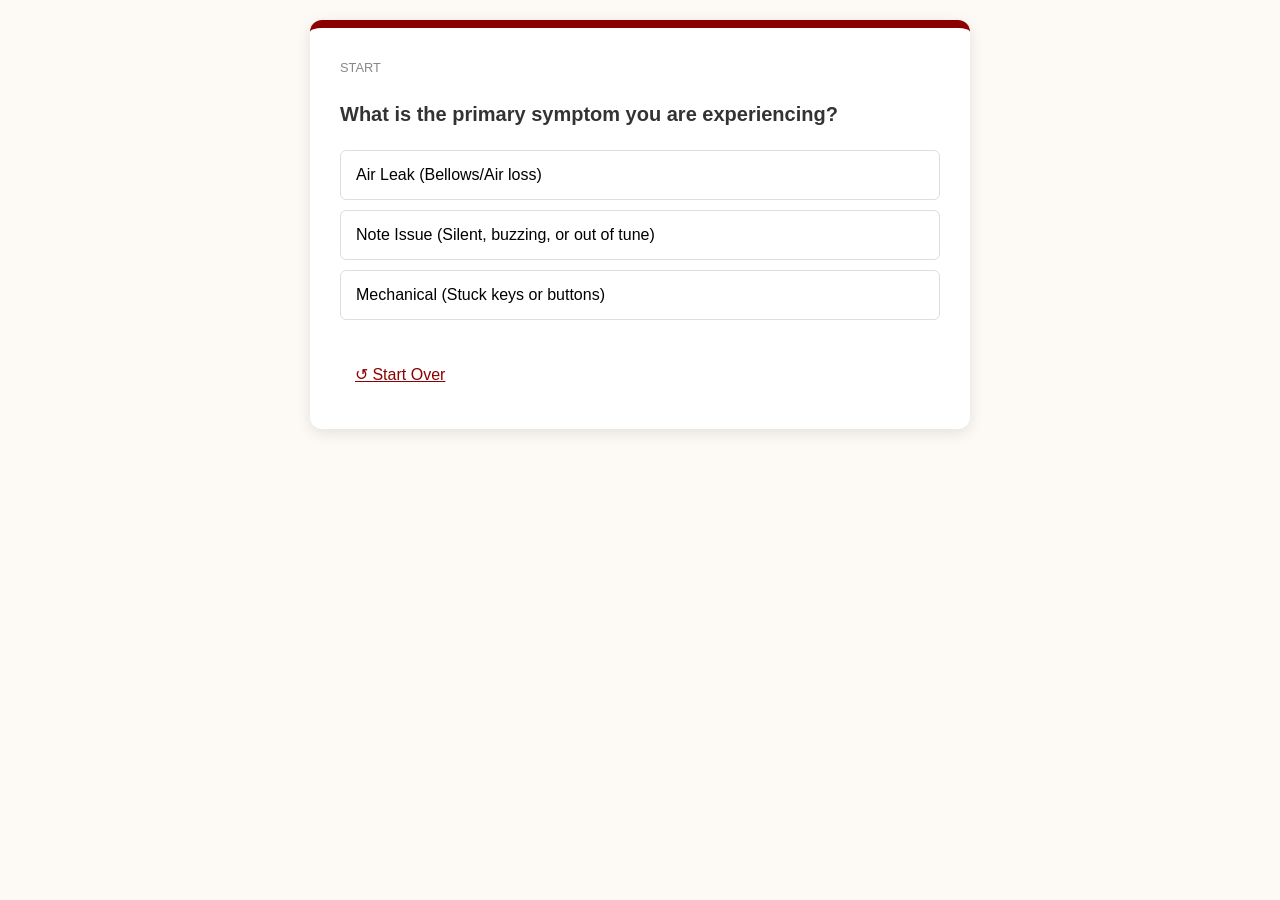
<file: accordiontroubleshooter/index.html>
<!DOCTYPE html>
<html lang="en">
<head>
    <meta charset="UTF-8">
    <meta name="viewport" content="width=device-width, initial-scale=1.0">
    <title>Accordion Troubleshooting Guide</title>
    <style>
        :root {
            --primary: #8b0000; /* Deep Accordion Red */
            --bg: #fdfaf6;
            --text: #333;
            --card-bg: #ffffff;
        }

        body {
            font-family: 'Segoe UI', Tahoma, Geneva, Verdana, sans-serif;
            background-color: var(--bg);
            color: var(--text);
            line-height: 1.6;
            margin: 0;
            padding: 20px;
            display: flex;
            justify-content: center;
        }

        #container {
            max-width: 600px;
            width: 100%;
            background: var(--card-bg);
            padding: 30px;
            border-radius: 12px;
            box-shadow: 0 4px 15px rgba(0,0,0,0.1);
            border-top: 8px solid var(--primary);
        }

        h1 { color: var(--primary); text-align: center; margin-top: 0; }
        .breadcrumb { font-size: 0.8rem; color: #888; margin-bottom: 20px; text-transform: uppercase; }

        .question { font-size: 1.25rem; font-weight: bold; margin-bottom: 20px; }

        .options { display: flex; flex-direction: column; gap: 10px; }

        button {
            padding: 15px;
            font-size: 1rem;
            cursor: pointer;
            border: 1px solid #ddd;
            border-radius: 6px;
            background: white;
            transition: all 0.2s;
            text-align: left;
        }

        button:hover {
            background-color: #fff5f5;
            border-color: var(--primary);
            color: var(--primary);
            transform: translateX(5px);
        }

        .diagnosis {
            background: #f0f7ff;
            border-left: 5px solid #2196F3;
            padding: 20px;
            border-radius: 4px;
        }

        .warning {
            background: #fff0f0;
            border-left: 5px solid #d32f2f;
            padding: 15px;
            font-weight: bold;
            margin-top: 15px;
        }

        .reset-btn {
            margin-top: 30px;
            background: none;
            border: none;
            color: var(--primary);
            text-decoration: underline;
            cursor: pointer;
            width: auto;
            text-align: center;
        }
    </style>
</head>
<body>

<div id="container">
    <div class="breadcrumb" id="breadcrumb">Start</div>
    <div id="display-area">
        </div>
    <button class="reset-btn" onclick="resetFlow()">↺ Start Over</button>
</div>

<script>
    const tree = {
        id: "start",
        question: "What is the primary symptom you are experiencing?",
        options: [
            { text: "Air Leak (Bellows/Air loss)", next: "leak" },
            { text: "Note Issue (Silent, buzzing, or out of tune)", next: "note" },
            { text: "Mechanical (Stuck keys or buttons)", next: "mechanical" }
        ]
    };

    const nodes = {
        leak: {
            question: "Does air leak even when no keys or buttons are pressed?",
            options: [
                { text: "Yes, it hisses constantly", next: "constant_leak" },
                { text: "No, it only leaks when playing", next: "playing_leak" }
            ]
        },
        constant_leak: {
            diagnosis: "Likely a <strong>Bellows Gasket</strong> or <strong>Pallet</strong> issue. Check the foam/leather tape where the bellows meets the wooden case. If the gasket is flat, air escapes before you even hit a note.",
            warning: "George Bachich Tip: Do not use hardware store weatherstripping! It is often too thick and can warp the bellows pins."
        },
        playing_leak: {
            diagnosis: "Likely a <strong>Pallet Facing</strong> issue. One of the felt/leather pads under the keys isn't seating flat against the soundboard holes. Look for debris or a bent key rod."
        },
        note: {
            question: "Does the problem happen on the PUSH, the PULL, or BOTH?",
            options: [
                { text: "Push Only", next: "push_pull_logic" },
                { text: "Pull Only", next: "push_pull_logic" },
                { text: "Both directions", next: "both_directions" }
            ]
        },
        push_pull_logic: {
            diagnosis: "This is a <strong>Reed Valve (Leather)</strong> or <strong>Debris</strong> issue. Since it's only one direction, only one of the two reeds in that set is vibrating. A 'buzzing' sound usually means the leather valve is curling.",
            warning: "Use the 'Gravity Test': If the leather hangs open more than 1/16th of an inch, it needs to be flattened or replaced."
        },
        both_directions: {
            diagnosis: "If the note is silent in both directions, a piece of dust is likely jammed in the reed tongue. If it's out of tune, the reed itself may be fatigued or the beeswax seal is cracked."
        },
        mechanical: {
            question: "Where is the mechanical stickiness located?",
            options: [
                { text: "Piano Keyboard / Treble Side", next: "treble_stick" },
                { text: "Bass Buttons", next: "bass_stick" }
            ]
        },
        treble_stick: {
            diagnosis: "Check for <strong>rod friction</strong>. Often, a slight bend in the aluminum key rod or a sticky guide slot is the culprit. Clean with naphtha; NEVER use oil.",
        },
        bass_stick: {
            diagnosis: "The Bass Machine is complex. Usually, a button is caught on the edge of the celluloid or a piston is bent.",
            warning: "CRITICAL: Do not force the button down. You will bend the delicate brass pins inside, turning a simple fix into a total overhaul."
        }
    };

    let history = ["Start"];

    function renderNode(nodeId) {
        const display = document.getElementById('display-area');
        const breadcrumb = document.getElementById('breadcrumb');
        const node = nodes[nodeId] || tree;
        
        breadcrumb.innerText = history.join(" > ");
        
        let html = '';
        if (node.question) {
            html += `<div class="question">${node.question}</div>`;
            html += `<div class="options">`;
            node.options.forEach(opt => {
                html += `<button onclick="selectOption('${opt.next}', '${opt.text}')">${opt.text}</button>`;
            });
            html += `</div>`;
        } else if (node.diagnosis) {
            html += `<div class="diagnosis"><h3>The Diagnosis:</h3><p>${node.diagnosis}</p></div>`;
            if (node.warning) {
                html += `<div class="warning">${node.warning}</div>`;
            }
        }
        
        display.innerHTML = html;
    }

    function selectOption(nextId, text) {
        history.push(text);
        renderNode(nextId);
    }

    function resetFlow() {
        history = ["Start"];
        renderNode("start");
    }

    // Initial Load
    renderNode("start");
</script>

</body>
</html>
</file>
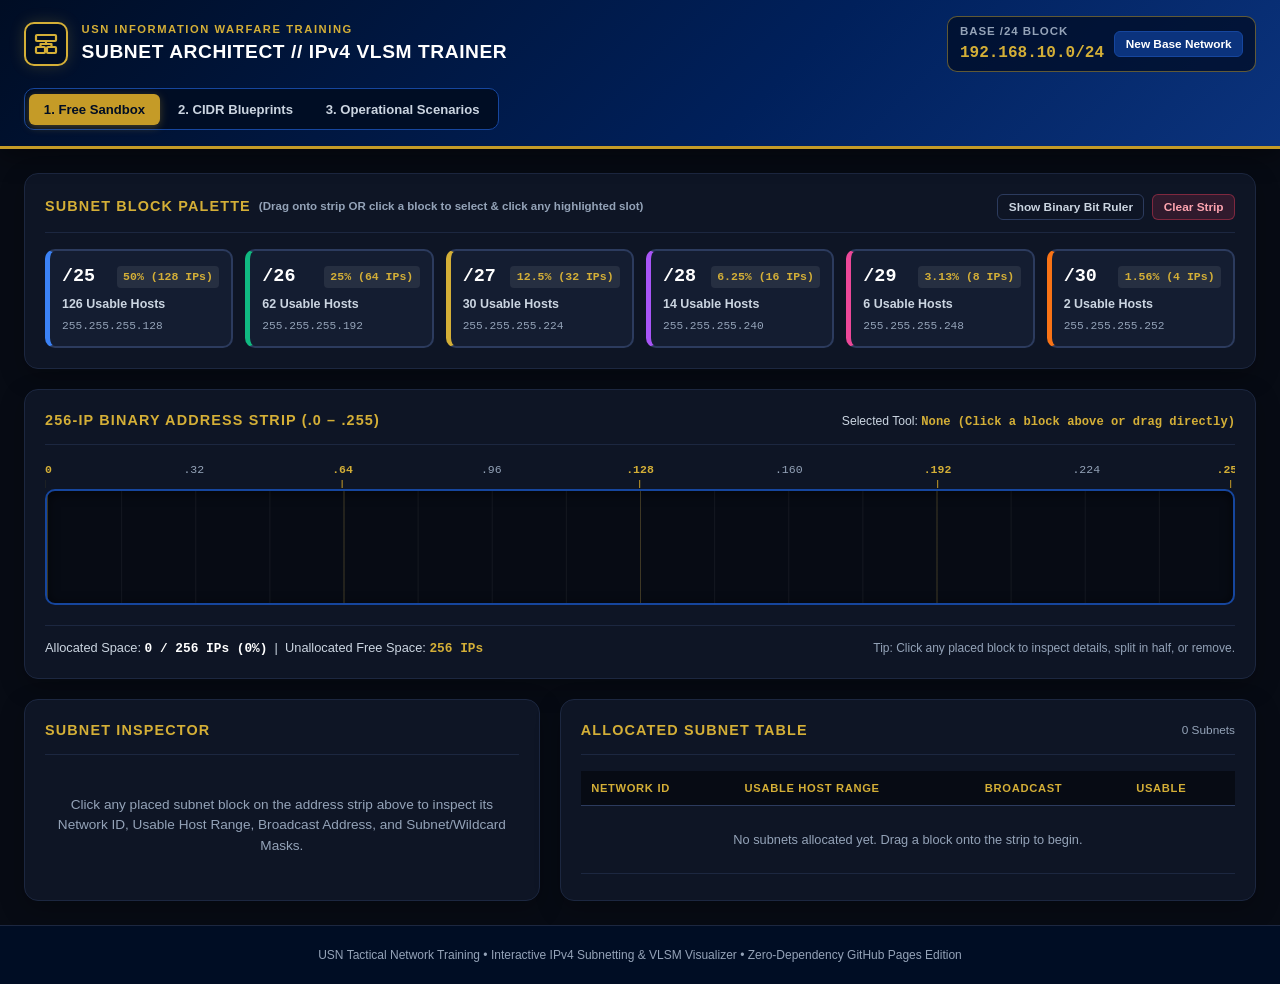
<file: IWTC_Subnets/index.html>
<!DOCTYPE html>
<html lang="en">
<head>
  <meta charset="UTF-8" />
  <meta name="viewport" content="width=device-width, initial-scale=1.0" />
  <title>SUBNET ARCHITECT // IPv4 VLSM Tactical Trainer</title>
  <style>
    /* =========================================================================
       US NAVY TACTICAL DESIGN TOKENS & ZERO-DEPENDENCY STYLING
       ========================================================================= */
    :root {
      --navy-950: #000d24;
      --navy-900: #00205B; /* Official US Navy Blue */
      --navy-850: #062766;
      --navy-800: #0B337D;
      --navy-700: #16469E;
      --gold-600: #9E7714;
      --gold-500: #C59B27; /* Official US Navy Gold */
      --gold-400: #D4AF37; /* Metallic Gold */
      --gold-300: #E6C75A;
      --slate-950: #070B14;
      --slate-900: #0E1525;
      --slate-850: #141D31;
      --slate-800: #1C2740;
      --slate-700: #2C3B5E;
      --slate-400: #94A3B8;
      --slate-300: #CBD5E1;
      --slate-100: #F1F5F9;
      --emerald-500: #10B981;
      --emerald-400: #34D399;
      --rose-500: #F43F5E;
      --amber-500: #F59E0B;
      --radius-lg: 14px;
      --radius-md: 10px;
      --radius-sm: 6px;
      --font-sans: -apple-system, BlinkMacSystemFont, "Segoe UI", Roboto, Helvetica, Arial, sans-serif;
      --font-mono: ui-monospace, SFMono-Regular, Menlo, Monaco, Consolas, "Liberation Mono", "Courier New", monospace;
    }

    * {
      box-sizing: border-box;
      margin: 0;
      padding: 0;
    }

    body {
      font-family: var(--font-sans);
      background-color: var(--slate-950);
      color: var(--slate-100);
      min-height: 100vh;
      display: flex;
      flex-direction: column;
      line-height: 1.5;
      -webkit-font-smoothing: antialiased;
    }

    /* =========================================================================
       TOP COMMAND HEADER
       ========================================================================= */
    header {
      background: linear-gradient(135deg, var(--navy-950) 0%, var(--navy-900) 60%, var(--navy-800) 100%);
      border-bottom: 3px solid var(--gold-500);
      padding: 1rem 1.5rem;
      box-shadow: 0 6px 24px rgba(0, 0, 0, 0.45);
      position: sticky;
      top: 0;
      z-index: 40;
    }

    .header-inner {
      max-width: 1320px;
      margin: 0 auto;
      display: flex;
      flex-wrap: wrap;
      align-items: center;
      justify-content: space-between;
      gap: 1rem;
    }

    .brand {
      display: flex;
      align-items: center;
      gap: 0.85rem;
    }

    .emblem {
      width: 44px;
      height: 44px;
      border-radius: 10px;
      background: var(--navy-950);
      border: 2px solid var(--gold-400);
      display: flex;
      align-items: center;
      justify-content: center;
      color: var(--gold-400);
      flex-shrink: 0;
      box-shadow: 0 0 15px rgba(212, 175, 55, 0.2);
    }

    .brand-tag {
      font-size: 0.7rem;
      font-weight: 800;
      letter-spacing: 0.14em;
      text-transform: uppercase;
      color: var(--gold-400);
    }

    .brand-title {
      font-size: 1.2rem;
      font-weight: 800;
      letter-spacing: 0.03em;
      color: #ffffff;
    }

    /* Base Network Pill */
    .base-net-controls {
      display: flex;
      align-items: center;
      gap: 0.65rem;
      background: rgba(0, 13, 36, 0.75);
      border: 1px solid rgba(212, 175, 55, 0.45);
      padding: 0.4rem 0.75rem;
      border-radius: var(--radius-md);
    }

    .base-net-label {
      font-size: 0.72rem;
      text-transform: uppercase;
      letter-spacing: 0.08em;
      color: var(--slate-400);
      font-weight: 700;
    }

    .base-net-value {
      font-family: var(--font-mono);
      font-size: 1rem;
      font-weight: 700;
      color: var(--gold-400);
    }

    /* Mode Switcher Tabs */
    .mode-tabs {
      display: flex;
      background: var(--navy-950);
      padding: 0.28rem;
      border-radius: var(--radius-md);
      border: 1px solid var(--navy-700);
      gap: 0.25rem;
      flex-wrap: wrap;
    }

    .mode-tab {
      background: transparent;
      border: none;
      color: var(--slate-300);
      font-family: var(--font-sans);
      font-size: 0.82rem;
      font-weight: 700;
      padding: 0.5rem 0.9rem;
      border-radius: var(--radius-sm);
      cursor: pointer;
      transition: all 0.18s ease;
    }

    .mode-tab:hover {
      color: #fff;
      background: rgba(255, 255, 255, 0.06);
    }

    .mode-tab.active {
      background: var(--gold-500);
      color: var(--navy-950);
      box-shadow: 0 2px 8px rgba(197, 155, 39, 0.35);
    }

    /* =========================================================================
       BUTTONS & GENERIC UTILITIES
       ========================================================================= */
    .btn {
      font-family: var(--font-sans);
      font-size: 0.8rem;
      font-weight: 700;
      padding: 0.5rem 0.9rem;
      border-radius: var(--radius-sm);
      border: 1px solid transparent;
      cursor: pointer;
      display: inline-flex;
      align-items: center;
      justify-content: center;
      gap: 0.4rem;
      transition: all 0.15s ease;
      user-select: none;
    }

    .btn:active {
      transform: scale(0.97);
    }

    .btn-gold {
      background: var(--gold-500);
      color: var(--navy-950);
      border-color: var(--gold-400);
    }

    .btn-gold:hover {
      background: var(--gold-400);
    }

    .btn-navy {
      background: var(--navy-800);
      color: #fff;
      border-color: var(--navy-700);
    }

    .btn-navy:hover {
      background: var(--navy-700);
    }

    .btn-outline {
      background: transparent;
      color: var(--slate-300);
      border-color: var(--slate-700);
    }

    .btn-outline:hover {
      border-color: var(--gold-400);
      color: var(--gold-400);
    }

    .btn-danger {
      background: rgba(244, 63, 94, 0.15);
      color: #FDA4AF;
      border-color: rgba(244, 63, 94, 0.4);
    }

    .btn-danger:hover {
      background: rgba(244, 63, 94, 0.28);
      color: #fff;
    }

    .btn-sm {
      padding: 0.32rem 0.65rem;
      font-size: 0.74rem;
    }

    /* =========================================================================
       MAIN WORKSPACE CONTAINER
       ========================================================================= */
    main {
      max-width: 1320px;
      width: 100%;
      margin: 0 auto;
      padding: 1.5rem;
      flex: 1;
      display: flex;
      flex-direction: column;
      gap: 1.25rem;
    }

    .panel {
      background: var(--slate-900);
      border: 1px solid var(--slate-800);
      border-radius: var(--radius-lg);
      padding: 1.25rem;
      box-shadow: 0 8px 24px rgba(0, 0, 0, 0.25);
    }

    .panel-header {
      display: flex;
      flex-wrap: wrap;
      align-items: center;
      justify-content: space-between;
      gap: 0.75rem;
      margin-bottom: 1rem;
      padding-bottom: 0.75rem;
      border-bottom: 1px solid var(--slate-800);
    }

    .panel-title {
      font-size: 0.9rem;
      font-weight: 800;
      text-transform: uppercase;
      letter-spacing: 0.08em;
      color: var(--gold-400);
      display: flex;
      align-items: center;
      gap: 0.5rem;
    }

    /* =========================================================================
       MISSION BRIEFING / CHALLENGE CARD (MODES 2 & 3)
       ========================================================================= */
    .mission-panel {
      background: linear-gradient(180deg, rgba(0, 32, 91, 0.45) 0%, var(--slate-900) 100%);
      border: 1px solid rgba(197, 155, 39, 0.45);
    }

    .mission-controls {
      display: flex;
      align-items: center;
      gap: 0.5rem;
      flex-wrap: wrap;
    }

    select.tactical-select {
      background: var(--navy-950);
      color: var(--slate-100);
      border: 1px solid var(--navy-700);
      padding: 0.42rem 0.7rem;
      border-radius: var(--radius-sm);
      font-size: 0.8rem;
      font-weight: 600;
      cursor: pointer;
    }

    .mission-grid {
      display: grid;
      grid-template-columns: 1.4fr 1fr;
      gap: 1.25rem;
      align-items: start;
    }

    @media (max-width: 900px) {
      .mission-grid {
        grid-template-columns: 1fr;
      }
    }

    .mission-brief-text {
      font-size: 0.92rem;
      color: var(--slate-300);
      margin-bottom: 0.85rem;
    }

    .req-list {
      display: flex;
      flex-direction: column;
      gap: 0.5rem;
    }

    .req-item {
      display: flex;
      align-items: center;
      justify-content: space-between;
      gap: 0.75rem;
      background: var(--slate-850);
      border: 1px solid var(--slate-700);
      padding: 0.6rem 0.85rem;
      border-radius: var(--radius-sm);
      font-size: 0.85rem;
    }

    .req-item.satisfied {
      border-color: rgba(16, 185, 129, 0.55);
      background: rgba(16, 185, 129, 0.08);
    }

    .req-badge {
      font-family: var(--font-mono);
      font-size: 0.75rem;
      font-weight: 700;
      padding: 0.2rem 0.5rem;
      border-radius: 4px;
      background: var(--navy-900);
      color: var(--gold-400);
      border: 1px solid var(--navy-700);
    }

    .req-item.satisfied .req-badge {
      background: rgba(16, 185, 129, 0.2);
      color: var(--emerald-400);
      border-color: rgba(16, 185, 129, 0.4);
    }

    /* Verification Feedback Banner */
    .feedback-box {
      background: var(--slate-950);
      border: 1px solid var(--slate-700);
      border-radius: var(--radius-md);
      padding: 1rem;
      display: flex;
      flex-direction: column;
      gap: 0.6rem;
    }

    .feedback-box.success {
      border-color: var(--emerald-500);
      background: rgba(16, 185, 129, 0.08);
    }

    .feedback-box.error {
      border-color: var(--rose-500);
      background: rgba(244, 63, 94, 0.08);
    }

    .feedback-box.warn {
      border-color: var(--amber-500);
      background: rgba(245, 158, 11, 0.08);
    }

    /* =========================================================================
       SUBNET BLOCK PALETTE
       ========================================================================= */
    .palette-grid {
      display: grid;
      grid-template-columns: repeat(6, 1fr);
      gap: 0.75rem;
    }

    @media (max-width: 1024px) {
      .palette-grid {
        grid-template-columns: repeat(3, 1fr);
      }
    }

    @media (max-width: 560px) {
      .palette-grid {
        grid-template-columns: repeat(2, 1fr);
      }
    }

    .palette-block {
      background: var(--slate-850);
      border: 2px solid var(--slate-700);
      border-radius: var(--radius-md);
      padding: 0.75rem;
      cursor: grab;
      transition: all 0.16s ease;
      position: relative;
      user-select: none;
      display: flex;
      flex-direction: column;
      gap: 0.25rem;
    }

    .palette-block:hover {
      transform: translateY(-2px);
      border-color: var(--gold-400);
      box-shadow: 0 6px 16px rgba(0, 0, 0, 0.35);
    }

    .palette-block.selected-tool {
      border-color: var(--gold-400);
      background: rgba(212, 175, 55, 0.14);
      box-shadow: 0 0 0 2px rgba(212, 175, 55, 0.35);
    }

    .palette-block:active {
      cursor: grabbing;
    }

    .pb-top {
      display: flex;
      align-items: center;
      justify-content: space-between;
    }

    .pb-cidr {
      font-family: var(--font-mono);
      font-size: 1.15rem;
      font-weight: 800;
      color: #fff;
    }

    .pb-pct {
      font-family: var(--font-mono);
      font-size: 0.72rem;
      font-weight: 700;
      padding: 0.15rem 0.4rem;
      border-radius: 4px;
      background: rgba(255, 255, 255, 0.08);
      color: var(--gold-400);
    }

    .pb-hosts {
      font-size: 0.78rem;
      color: var(--slate-300);
      font-weight: 600;
    }

    .pb-mask {
      font-family: var(--font-mono);
      font-size: 0.7rem;
      color: var(--slate-400);
    }

    /* Color coding accents per CIDR prefix */
    .cidr-accent-25 { border-left: 5px solid #3B82F6; }
    .cidr-accent-26 { border-left: 5px solid #10B981; }
    .cidr-accent-27 { border-left: 5px solid #D4AF37; }
    .cidr-accent-28 { border-left: 5px solid #A855F7; }
    .cidr-accent-29 { border-left: 5px solid #EC4899; }
    .cidr-accent-30 { border-left: 5px solid #F97316; }

    /* =========================================================================
       BINARY BIT RULER (TOGGLEABLE)
       ========================================================================= */
    .bit-ruler-wrap {
      background: var(--slate-950);
      border: 1px solid var(--slate-800);
      border-radius: var(--radius-md);
      padding: 0.85rem 1rem;
      margin-bottom: 1rem;
      display: none;
    }

    .bit-ruler-wrap.visible {
      display: block;
    }

    .bit-ruler-header {
      display: flex;
      justify-content: space-between;
      align-items: center;
      flex-wrap: wrap;
      gap: 0.5rem;
      margin-bottom: 0.65rem;
      font-size: 0.78rem;
      color: var(--slate-300);
    }

    .bit-cells {
      display: grid;
      grid-template-columns: repeat(8, 1fr);
      gap: 0.35rem;
    }

    .bit-cell {
      background: var(--slate-900);
      border: 1px solid var(--slate-700);
      border-radius: var(--radius-sm);
      padding: 0.45rem 0.25rem;
      text-align: center;
      transition: all 0.2s ease;
    }

    .bit-cell.borrowed {
      background: rgba(212, 175, 55, 0.16);
      border-color: var(--gold-500);
    }

    .bit-weight {
      font-family: var(--font-mono);
      font-size: 0.95rem;
      font-weight: 800;
      color: var(--gold-400);
    }

    .bit-cidr-tag {
      font-family: var(--font-mono);
      font-size: 0.7rem;
      color: var(--slate-300);
      margin-top: 0.15rem;
    }

    .bit-role {
      font-size: 0.65rem;
      text-transform: uppercase;
      letter-spacing: 0.05em;
      color: var(--slate-400);
      margin-top: 0.1rem;
    }

    /* =========================================================================
       1D BINARY ADDRESS STRIP (256-IP PROPORTIONAL MEMORY BAR)
       ========================================================================= */
    .strip-wrapper {
      overflow-x: auto;
      padding-bottom: 0.5rem;
    }

    .strip-canvas-container {
      min-width: 760px;
      position: relative;
    }

    /* Top Boundary Tick Ruler (.0, .32, .64, .96, .128, .160, .192, .224, .255) */
    .strip-ticks {
      position: relative;
      height: 24px;
      margin-bottom: 4px;
      font-family: var(--font-mono);
      font-size: 0.72rem;
      color: var(--slate-400);
    }

    .tick-mark {
      position: absolute;
      transform: translateX(-50%);
      display: flex;
      flex-direction: column;
      align-items: center;
    }

    .tick-mark::after {
      content: "";
      width: 1px;
      height: 6px;
      background: var(--slate-600);
      margin-top: 2px;
    }

    .tick-mark.major {
      color: var(--gold-400);
      font-weight: 700;
    }

    .tick-mark.major::after {
      background: var(--gold-500);
      height: 8px;
    }

    /* The 256-unit Address Bar */
    .address-strip {
      position: relative;
      height: 116px;
      background: var(--slate-950);
      border: 2px solid var(--navy-700);
      border-radius: var(--radius-md);
      overflow: hidden;
      box-shadow: inset 0 2px 12px rgba(0, 0, 0, 0.6);
    }

    /* Background 64-unit / 16-unit subtle grid lines */
    .strip-grid-overlay {
      position: absolute;
      inset: 0;
      pointer-events: none;
      background-image:
        linear-gradient(to right, rgba(212, 175, 55, 0.22) 1px, transparent 1px),
        linear-gradient(to right, rgba(255, 255, 255, 0.05) 1px, transparent 1px);
      background-size: 25% 100%, 6.25% 100%;
    }

    /* Valid Aligned Snap Zone Indicators when dragging or tool-selected */
    .snap-zones-layer {
      position: absolute;
      inset: 0;
      pointer-events: none;
      z-index: 5;
    }

    .snap-zone {
      position: absolute;
      top: 4px;
      bottom: 4px;
      border: 2px dashed rgba(212, 175, 55, 0.55);
      background: rgba(212, 175, 55, 0.08);
      border-radius: 6px;
      display: flex;
      align-items: center;
      justify-content: center;
      font-family: var(--font-mono);
      font-size: 0.72rem;
      font-weight: 700;
      color: var(--gold-300);
      transition: all 0.12s ease;
    }

    .snap-zone.occupied {
      border-color: rgba(148, 163, 184, 0.2);
      background: transparent;
      color: transparent;
    }

    .snap-zone.hovered-valid {
      background: rgba(16, 185, 129, 0.28);
      border: 2px solid var(--emerald-400);
      color: #fff;
      z-index: 8;
    }

    .snap-zone.hovered-invalid {
      background: rgba(244, 63, 94, 0.28);
      border: 2px solid var(--rose-500);
      color: #FDA4AF;
      z-index: 8;
    }

    /* Placed Subnet Blocks on the Strip */
    .placed-blocks-layer {
      position: absolute;
      inset: 0;
      z-index: 10;
    }

    .placed-block {
      position: absolute;
      top: 6px;
      bottom: 6px;
      border-radius: 8px;
      padding: 0.45rem 0.5rem;
      display: flex;
      flex-direction: column;
      justify-content: space-between;
      cursor: pointer;
      transition: transform 0.14s ease, box-shadow 0.14s ease;
      overflow: hidden;
      border: 2px solid rgba(255, 255, 255, 0.25);
      box-shadow: 0 4px 12px rgba(0, 0, 0, 0.4);
    }

    .placed-block:hover {
      transform: translateY(-2px);
      z-index: 15;
      border-color: #fff;
    }

    .placed-block.inspected {
      border-color: var(--gold-400);
      box-shadow: 0 0 0 3px rgba(212, 175, 55, 0.45), 0 6px 16px rgba(0, 0, 0, 0.55);
      z-index: 16;
    }

    .pb-fill-25 { background: linear-gradient(180deg, #1E40AF 0%, #172554 100%); }
    .pb-fill-26 { background: linear-gradient(180deg, #047857 0%, #064E3B 100%); }
    .pb-fill-27 { background: linear-gradient(180deg, #9E7714 0%, #5C4308 100%); }
    .pb-fill-28 { background: linear-gradient(180deg, #6D28D9 0%, #3B0764 100%); }
    .pb-fill-29 { background: linear-gradient(180deg, #BE185D 0%, #500724 100%); }
    .pb-fill-30 { background: linear-gradient(180deg, #C2410C 0%, #431407 100%); }

    .placed-block-cidr {
      font-family: var(--font-mono);
      font-weight: 800;
      font-size: 0.95rem;
      color: #fff;
      line-height: 1.1;
    }

    .placed-block-range {
      font-family: var(--font-mono);
      font-size: 0.68rem;
      color: rgba(255, 255, 255, 0.85);
      white-space: nowrap;
      overflow: hidden;
      text-overflow: ellipsis;
    }

    .placed-block-hosts {
      font-size: 0.68rem;
      font-weight: 700;
      color: var(--gold-300);
      white-space: nowrap;
    }

    /* Strip Utilization Footer Bar */
    .strip-stats-bar {
      display: flex;
      flex-wrap: wrap;
      align-items: center;
      justify-content: space-between;
      gap: 0.75rem;
      margin-top: 0.75rem;
      padding-top: 0.75rem;
      border-top: 1px solid var(--slate-800);
      font-size: 0.8rem;
      color: var(--slate-300);
    }

    /* =========================================================================
       SUBNET INSPECTOR & TABLE BREAKDOWN
       ========================================================================= */
    .bottom-grid {
      display: grid;
      grid-template-columns: 1fr 1.35fr;
      gap: 1.25rem;
    }

    @media (max-width: 960px) {
      .bottom-grid {
        grid-template-columns: 1fr;
      }
    }

    .inspector-grid {
      display: grid;
      grid-template-columns: repeat(2, 1fr);
      gap: 0.65rem;
    }

    .insp-field {
      background: var(--slate-950);
      border: 1px solid var(--slate-800);
      padding: 0.6rem 0.75rem;
      border-radius: var(--radius-sm);
    }

    .insp-label {
      font-size: 0.68rem;
      font-weight: 700;
      text-transform: uppercase;
      letter-spacing: 0.06em;
      color: var(--slate-400);
    }

    .insp-val {
      font-family: var(--font-mono);
      font-size: 0.88rem;
      font-weight: 700;
      color: #fff;
      margin-top: 0.15rem;
    }

    .insp-val.gold {
      color: var(--gold-400);
    }

    /* Routing / Allocation Table */
    .alloc-table-wrap {
      overflow-x: auto;
    }

    table.alloc-table {
      width: 100%;
      border-collapse: collapse;
      font-size: 0.8rem;
    }

    table.alloc-table th {
      text-align: left;
      padding: 0.55rem 0.65rem;
      background: var(--slate-950);
      color: var(--gold-400);
      font-size: 0.7rem;
      text-transform: uppercase;
      letter-spacing: 0.06em;
      border-bottom: 1px solid var(--slate-700);
    }

    table.alloc-table td {
      padding: 0.55rem 0.65rem;
      border-bottom: 1px solid var(--slate-800);
      font-family: var(--font-mono);
      color: var(--slate-200);
    }

    table.alloc-table tr {
      cursor: pointer;
      transition: background 0.12s ease;
    }

    table.alloc-table tbody tr:hover {
      background: rgba(255, 255, 255, 0.04);
    }

    table.alloc-table tbody tr.active-row {
      background: rgba(212, 175, 55, 0.12);
    }

    /* =========================================================================
       EDUCATIONAL TOAST / ALIGNMENT ALERT BANNER
       ========================================================================= */
    .edu-alert {
      position: fixed;
      bottom: 1.25rem;
      right: 1.25rem;
      max-width: 440px;
      background: var(--navy-950);
      border: 2px solid var(--gold-500);
      border-left-width: 6px;
      color: #fff;
      padding: 0.9rem 1.1rem;
      border-radius: var(--radius-md);
      box-shadow: 0 12px 32px rgba(0, 0, 0, 0.65);
      z-index: 60;
      display: none;
      animation: slideUp 0.22s ease;
    }

    .edu-alert.error-alert {
      border-color: var(--rose-500);
    }

    .edu-alert.visible {
      display: block;
    }

    .edu-alert-title {
      font-size: 0.78rem;
      font-weight: 800;
      text-transform: uppercase;
      letter-spacing: 0.08em;
      color: var(--gold-400);
      margin-bottom: 0.25rem;
    }

    .edu-alert.error-alert .edu-alert-title {
      color: #FDA4AF;
    }

    .edu-alert-body {
      font-size: 0.84rem;
      color: var(--slate-200);
      line-height: 1.45;
    }

    @keyframes slideUp {
      from { transform: translateY(14px); opacity: 0; }
      to { transform: translateY(0); opacity: 1; }
    }

    footer {
      text-align: center;
      padding: 1.25rem;
      font-size: 0.75rem;
      color: var(--slate-400);
      border-top: 1px solid var(--slate-800);
      background: var(--navy-950);
    }
  </style>
</head>
<body>

  <!-- ======================================================================= -->
  <!-- TOP NAVIGATION & COMMAND HEADER                                         -->
  <!-- ======================================================================= -->
  <header>
    <div class="header-inner">
      <div class="brand">
        <div class="emblem" aria-hidden="true">
          <svg width="24" height="24" viewBox="0 0 24 24" fill="none" stroke="currentColor" stroke-width="2.2" stroke-linecap="round" stroke-linejoin="round">
            <rect x="2" y="3" width="20" height="6" rx="1"></rect>
            <rect x="2" y="15" width="9" height="6" rx="1"></rect>
            <rect x="13" y="15" width="9" height="6" rx="1"></rect>
            <line x1="12" y1="9" x2="12" y2="12"></line>
            <path d="M6.5 15v-3h11v3"></path>
          </svg>
        </div>
        <div>
          <div class="brand-tag">USN Information Warfare Training</div>
          <div class="brand-title">SUBNET ARCHITECT // IPv4 VLSM TRAINER</div>
        </div>
      </div>

      <!-- Base /24 Network Selector -->
      <div class="base-net-controls">
        <div>
          <div class="base-net-label">Base /24 Block</div>
          <div class="base-net-value" id="base-network-display">192.168.10.0/24</div>
        </div>
        <button class="btn btn-navy btn-sm" onclick="app.randomizeBaseNetwork()" title="Generate a new /24 base network">
          New Base Network
        </button>
      </div>

      <!-- Training Mode Switcher -->
      <nav class="mode-tabs" role="tablist" aria-label="Training Modes">
        <button class="mode-tab active" id="tab-sandbox" onclick="app.setMode('sandbox')">1. Free Sandbox</button>
        <button class="mode-tab" id="tab-blueprints" onclick="app.setMode('blueprints')">2. CIDR Blueprints</button>
        <button class="mode-tab" id="tab-scenarios" onclick="app.setMode('scenarios')">3. Operational Scenarios</button>
      </nav>
    </div>
  </header>

  <!-- ======================================================================= -->
  <!-- MAIN WORKSPACE                                                          -->
  <!-- ======================================================================= -->
  <main>

    <!-- MISSION BRIEFING PANEL (Visible in CIDR Blueprints & Operational Scenarios) -->
    <section class="panel mission-panel" id="mission-panel" style="display: none;">
      <div class="panel-header">
        <div class="panel-title">
          <span id="mission-mode-badge">MISSION BRIEFING</span>
        </div>
        <div class="mission-controls">
          <label for="difficulty-select" style="font-size: 0.75rem; font-weight: 700; color: var(--slate-300);">Difficulty:</label>
          <select id="difficulty-select" class="tactical-select" onchange="app.generateNewChallenge()">
            <option value="easy">Easy (2–3 Subnets)</option>
            <option value="medium" selected>Medium (3–4 Subnets)</option>
            <option value="hard">Hard (4–6 Mixed VLSM)</option>
          </select>
          <button class="btn btn-outline btn-sm" onclick="app.generateNewChallenge()">New Mission</button>
          <button class="btn btn-gold btn-sm" onclick="app.verifyChallenge()">Verify Allocation</button>
        </div>
      </div>

      <div class="mission-grid">
        <div>
          <p class="mission-brief-text" id="mission-brief-text">
            Allocate the requested subnet blocks onto the 256-IP address strip below.
          </p>
          <div class="req-list" id="mission-req-list">
            <!-- Populated dynamically -->
          </div>
        </div>

        <div class="feedback-box" id="mission-feedback-box">
          <div style="font-size: 0.78rem; font-weight: 800; text-transform: uppercase; letter-spacing: 0.06em; color: var(--gold-400);" id="feedback-title">
            Allocation Readiness Status
          </div>
          <div style="font-size: 0.84rem; color: var(--slate-300);" id="feedback-body">
            Drag subnet blocks from the palette onto valid aligned slots on the address bar, then click <strong>Verify Allocation</strong> to grade your layout.
          </div>
        </div>
      </div>
    </section>

    <!-- SUBNET BLOCK PALETTE -->
    <section class="panel">
      <div class="panel-header">
        <div class="panel-title">
          <span>Subnet Block Palette</span>
          <span style="font-size: 0.72rem; font-weight: 600; text-transform: none; letter-spacing: normal; color: var(--slate-400);">
            (Drag onto strip OR click a block to select &amp; click any highlighted slot)
          </span>
        </div>
        <div style="display: flex; gap: 0.5rem; flex-wrap: wrap;">
          <button class="btn btn-outline btn-sm" id="btn-toggle-ruler" onclick="app.toggleBitRuler()">
            Show Binary Bit Ruler
          </button>
          <button class="btn btn-danger btn-sm" onclick="app.clearStrip()">
            Clear Strip
          </button>
        </div>
      </div>

      <div class="palette-grid" id="palette-grid">
        <!-- Populated by JS (/25 through /30) -->
      </div>
    </section>

    <!-- 1D BINARY ADDRESS STRIP (256-IP MEMORY BAR) -->
    <section class="panel">
      <div class="panel-header">
        <div class="panel-title">
          <span>256-IP Binary Address Strip (.0 – .255)</span>
        </div>
        <div style="font-size: 0.76rem; color: var(--slate-300);">
          Selected Tool: <strong id="selected-tool-label" style="color: var(--gold-400); font-family: var(--font-mono);">None (Click a block above or drag directly)</strong>
        </div>
      </div>

      <!-- Toggleable 8-Bit Host Ruler -->
      <div class="bit-ruler-wrap" id="bit-ruler-wrap">
        <div class="bit-ruler-header">
          <span><strong>Host Octet Bit Weights (8 Bits = 256 Addresses):</strong> Borrowing leftmost host bits halves block size and sets legal CIDR start boundaries.</span>
          <span style="font-family: var(--font-mono); color: var(--gold-400);">Block Size = 2^(32 - CIDR)</span>
        </div>
        <div class="bit-cells" id="bit-cells-container">
          <!-- Populated by JS -->
        </div>
      </div>

      <!-- Horizontal Scroll Wrapper for Mobile Safety -->
      <div class="strip-wrapper">
        <div class="strip-canvas-container">
          <!-- Top Boundary Ticks -->
          <div class="strip-ticks" id="strip-ticks">
            <!-- Populated by JS -->
          </div>

          <!-- Interactive 256-IP Address Bar -->
          <div class="address-strip" id="address-strip">
            <div class="strip-grid-overlay"></div>
            <div class="snap-zones-layer" id="snap-zones-layer"></div>
            <div class="placed-blocks-layer" id="placed-blocks-layer"></div>
          </div>
        </div>
      </div>

      <!-- Strip Utilization Metrics -->
      <div class="strip-stats-bar">
        <div>
          Allocated Space: <strong id="stat-allocated-ips" style="color: #fff; font-family: var(--font-mono);">0 / 256 IPs (0%)</strong>
          &nbsp;|&nbsp;
          Unallocated Free Space: <strong id="stat-free-ips" style="color: var(--gold-400); font-family: var(--font-mono);">256 IPs</strong>
        </div>
        <div style="font-size: 0.75rem; color: var(--slate-400);">
          Tip: Click any placed block to inspect details, split in half, or remove.
        </div>
      </div>
    </section>

    <!-- BOTTOM PANEL: SUBNET INSPECTOR & ALLOCATION TABLE -->
    <section class="bottom-grid">
      <!-- Selected Subnet Inspector -->
      <div class="panel">
        <div class="panel-header">
          <div class="panel-title">Subnet Inspector</div>
          <div id="inspector-actions" style="display: none; gap: 0.45rem;">
            <button class="btn btn-navy btn-sm" id="btn-split-block" onclick="app.splitInspectedBlock()" title="Subdivide this subnet into two equal halves">
              Split in Half
            </button>
            <button class="btn btn-danger btn-sm" onclick="app.removeInspectedBlock()">
              Remove
            </button>
          </div>
        </div>

        <div id="inspector-empty" style="padding: 1.5rem 0.5rem; text-align: center; color: var(--slate-400); font-size: 0.85rem;">
          Click any placed subnet block on the address strip above to inspect its Network ID, Usable Host Range, Broadcast Address, and Subnet/Wildcard Masks.
        </div>

        <div class="inspector-grid" id="inspector-details" style="display: none;">
          <div class="insp-field">
            <div class="insp-label">Network ID / CIDR</div>
            <div class="insp-val gold" id="insp-network">-</div>
          </div>
          <div class="insp-field">
            <div class="insp-label">Subnet Mask</div>
            <div class="insp-val" id="insp-mask">-</div>
          </div>
          <div class="insp-field">
            <div class="insp-label">First Usable Host</div>
            <div class="insp-val" id="insp-first-host">-</div>
          </div>
          <div class="insp-field">
            <div class="insp-label">Last Usable Host</div>
            <div class="insp-val" id="insp-last-host">-</div>
          </div>
          <div class="insp-field">
            <div class="insp-label">Broadcast Address</div>
            <div class="insp-val" id="insp-broadcast">-</div>
          </div>
          <div class="insp-field">
            <div class="insp-label">Wildcard Mask</div>
            <div class="insp-val" id="insp-wildcard">-</div>
          </div>
          <div class="insp-field">
            <div class="insp-label">Total Block Size</div>
            <div class="insp-val" id="insp-total-size">-</div>
          </div>
          <div class="insp-field">
            <div class="insp-label">Usable Host IPs (2ⁿ - 2)</div>
            <div class="insp-val gold" id="insp-usable-hosts">-</div>
          </div>
        </div>
      </div>

      <!-- Active Subnet Allocation Table -->
      <div class="panel">
        <div class="panel-header">
          <div class="panel-title">Allocated Subnet Table</div>
          <span style="font-size: 0.74rem; color: var(--slate-400);" id="table-count-label">0 Subnets</span>
        </div>

        <div class="alloc-table-wrap">
          <table class="alloc-table">
            <thead>
              <tr>
                <th>Network ID</th>
                <th>Usable Host Range</th>
                <th>Broadcast</th>
                <th>Usable</th>
              </tr>
            </thead>
            <tbody id="alloc-table-body">
              <tr>
                <td colspan="4" style="text-align: center; color: var(--slate-400); font-family: var(--font-sans); padding: 1.5rem;">
                  No subnets allocated yet. Drag a block onto the strip to begin.
                </td>
              </tr>
            </tbody>
          </table>
        </div>
      </div>
    </section>

  </main>

  <!-- EDUCATIONAL FEEDBACK TOAST -->
  <div class="edu-alert" id="edu-alert" role="status" aria-live="polite">
    <div class="edu-alert-title" id="edu-alert-title">Binary Alignment Notice</div>
    <div class="edu-alert-body" id="edu-alert-body">Explanation text</div>
  </div>

  <footer>
    USN Tactical Network Training &bull; Interactive IPv4 Subnetting &amp; VLSM Visualizer &bull; Zero-Dependency GitHub Pages Edition
  </footer>

  <!-- ======================================================================= -->
  <!-- APPLICATION LOGIC (VANILLA ES6+)                                        -->
  <!-- ======================================================================= -->
  <script>
    /**
     * Subnet specifications from /25 down to /30 within a /24 parent space (256 IPs).
     */
    const SUBNET_SPECS = [
      { prefix: 25, size: 128, usable: 126, mask: "255.255.255.128", wildcard: "0.0.0.127", pct: "50%" },
      { prefix: 26, size: 64,  usable: 62,  mask: "255.255.255.192", wildcard: "0.0.0.63",  pct: "25%" },
      { prefix: 27, size: 32,  usable: 30,  mask: "255.255.255.224", wildcard: "0.0.0.31",  pct: "12.5%" },
      { prefix: 28, size: 16,  usable: 14,  mask: "255.255.255.240", wildcard: "0.0.0.15",  pct: "6.25%" },
      { prefix: 29, size: 8,   usable: 6,   mask: "255.255.255.248", wildcard: "0.0.0.7",   pct: "3.13%" },
      { prefix: 30, size: 4,   usable: 2,   mask: "255.255.255.252", wildcard: "0.0.0.3",   pct: "1.56%" }
    ];

    const NAVY_ENCLAVES = [
      "Command Post LAN",
      "Watch Floor Consoles",
      "Tactical VoIP Enclave",
      "Combat Systems Servers",
      "SATCOM Management VLAN",
      "Wireless Access Controllers",
      "Point-to-Point Router Uplink",
      "Sensor Telemetry Subnet",
      "Engineering Diagnostics",
      "Admin Workstation Pool"
    ];

    const app = {
      state: {
        baseOctets: [192, 168, 10], // Represents 192.168.10.0/24
        mode: "sandbox",            // 'sandbox' | 'blueprints' | 'scenarios'
        placedBlocks: [],           // Array of { id, start, prefix }
        selectedToolPrefix: null,   // Prefix selected via click-to-place or active drag
        draggedPrefix: null,        // Prefix currently being dragged via HTML5 DnD
        inspectedBlockId: null,     // ID of block currently selected on strip
        bitRulerVisible: false,
        challenge: null             // Current challenge object for modes 2 & 3
      },

      init() {
        this.renderPalette();
        this.renderBitRuler();
        this.renderStripTicks();
        this.bindStripInteractions();
        this.renderAll();
      },

      /* =====================================================================
         BASE NETWORK & MODE MANAGEMENT
         ===================================================================== */
      getBasePrefixStr() {
        return this.state.baseOctets.join(".");
      },

      randomizeBaseNetwork() {
        const templates = [
          () => [192, 168, Math.floor(Math.random() * 250) + 1],
          () => [10, Math.floor(Math.random() * 255), Math.floor(Math.random() * 255)],
          () => [172, Math.floor(Math.random() * 16) + 16, Math.floor(Math.random() * 255)]
        ];
        const picker = templates[Math.floor(Math.random() * templates.length)];
        this.state.baseOctets = picker();
        document.getElementById("base-network-display").textContent = `${this.getBasePrefixStr()}.0/24`;
        this.renderAll();
        this.showAlert("Base Network Updated", `Switched active /24 training space to ${this.getBasePrefixStr()}.0/24.`, false);
      },

      setMode(newMode) {
        this.state.mode = newMode;
        ["sandbox", "blueprints", "scenarios"].forEach(m => {
          document.getElementById(`tab-${m}`).classList.toggle("active", m === newMode);
        });

        const missionPanel = document.getElementById("mission-panel");
        if (newMode === "sandbox") {
          missionPanel.style.display = "none";
          this.state.challenge = null;
        } else {
          missionPanel.style.display = "block";
          this.clearStrip(true);
          this.generateNewChallenge();
        }
      },

      /* =====================================================================
         PALETTE & BIT RULER RENDERING
         ===================================================================== */
      renderPalette() {
        const grid = document.getElementById("palette-grid");
        grid.innerHTML = "";

        SUBNET_SPECS.forEach(spec => {
          const el = document.createElement("div");
          el.className = `palette-block cidr-accent-${spec.prefix}`;
          el.id = `palette-block-${spec.prefix}`;
          el.draggable = true;

          el.innerHTML = `
            <div class="pb-top">
              <span class="pb-cidr">/${spec.prefix}</span>
              <span class="pb-pct">${spec.pct} (${spec.size} IPs)</span>
            </div>
            <div class="pb-hosts">${spec.usable} Usable Hosts</div>
            <div class="pb-mask">${spec.mask}</div>
          `;

          // Click-to-select tool fallback (for touchscreens & fast clicking)
          el.addEventListener("click", () => {
            if (this.state.selectedToolPrefix === spec.prefix) {
              this.selectTool(null);
            } else {
              this.selectTool(spec.prefix);
            }
          });

          // HTML5 Drag start
          el.addEventListener("dragstart", (e) => {
            this.state.draggedPrefix = spec.prefix;
            this.selectTool(spec.prefix);
            if (e.dataTransfer) {
              e.dataTransfer.setData("text/plain", String(spec.prefix));
              e.dataTransfer.effectAllowed = "copy";
            }
          });

          el.addEventListener("dragend", () => {
            this.state.draggedPrefix = null;
            this.clearSnapHover();
          });

          grid.appendChild(el);
        });
      },

      selectTool(prefix) {
        this.state.selectedToolPrefix = prefix;
        SUBNET_SPECS.forEach(s => {
          const el = document.getElementById(`palette-block-${s.prefix}`);
          if (el) el.classList.toggle("selected-tool", s.prefix === prefix);
        });

        const label = document.getElementById("selected-tool-label");
        if (prefix) {
          const spec = this.getSpec(prefix);
          label.textContent = `/${prefix} (${spec.size} total / ${spec.usable} usable) — Click any highlighted slot below`;
        } else {
          label.textContent = "None (Click a block above or drag directly)";
        }

        this.renderSnapZones();
      },

      toggleBitRuler() {
        this.state.bitRulerVisible = !this.state.bitRulerVisible;
        const wrap = document.getElementById("bit-ruler-wrap");
        const btn = document.getElementById("btn-toggle-ruler");
        wrap.classList.toggle("visible", this.state.bitRulerVisible);
        btn.textContent = this.state.bitRulerVisible ? "Hide Binary Bit Ruler" : "Show Binary Bit Ruler";
      },

      renderBitRuler() {
        const container = document.getElementById("bit-cells-container");
        const bits = [
          { weight: 128, cidr: "/25", role: "1st Borrowed" },
          { weight: 64,  cidr: "/26", role: "2nd Borrowed" },
          { weight: 32,  cidr: "/27", role: "3rd Borrowed" },
          { weight: 16,  cidr: "/28", role: "4th Borrowed" },
          { weight: 8,   cidr: "/29", role: "5th Borrowed" },
          { weight: 4,   cidr: "/30", role: "6th Borrowed" },
          { weight: 2,   cidr: "/31", role: "Host Bit" },
          { weight: 1,   cidr: "/32", role: "Host Bit" }
        ];

        container.innerHTML = bits.map(b => `
          <div class="bit-cell ${b.weight >= 4 ? "borrowed" : ""}">
            <div class="bit-weight">${b.weight}</div>
            <div class="bit-cidr-tag">${b.cidr} Block</div>
            <div class="bit-role">${b.role}</div>
          </div>
        `).join("");
      },

      renderStripTicks() {
        const ticksEl = document.getElementById("strip-ticks");
        const points = [0, 32, 64, 96, 128, 160, 192, 224, 255];
        ticksEl.innerHTML = points.map(pt => {
          const pct = (pt / 256) * 100;
          const isMajor = pt % 64 === 0 || pt === 255;
          return `<div class="tick-mark ${isMajor ? "major" : ""}" style="left: ${pct}%;">.${pt}</div>`;
        }).join("");
      },

      /* =====================================================================
         256-IP STRIP DRAG-AND-DROP & CLICK PLACEMENT MECHANICS
         ===================================================================== */
      bindStripInteractions() {
        const strip = document.getElementById("address-strip");

        // Handle HTML5 DragOver
        strip.addEventListener("dragover", (e) => {
          e.preventDefault();
          const prefix = this.state.draggedPrefix || this.state.selectedToolPrefix;
          if (!prefix) return;

          const rawOffset = this.getPointerOctetOffset(e, strip);
          this.previewPlacement(prefix, rawOffset);
        });

        strip.addEventListener("dragleave", (e) => {
          if (!strip.contains(e.relatedTarget)) {
            this.clearSnapHover();
          }
        });

        // Handle HTML5 Drop
        strip.addEventListener("drop", (e) => {
          e.preventDefault();
          const prefix = this.state.draggedPrefix || Number(e.dataTransfer?.getData("text/plain")) || this.state.selectedToolPrefix;
          this.clearSnapHover();
          if (!prefix) return;

          const rawOffset = this.getPointerOctetOffset(e, strip);
          this.attemptPlaceBlock(prefix, rawOffset);
        });

        // Handle Click-to-Place when a palette block is selected
        strip.addEventListener("click", (e) => {
          // Ignore if clicking directly on an existing placed block
          if (e.target.closest(".placed-block")) return;
          if (!this.state.selectedToolPrefix) return;

          const rawOffset = this.getPointerOctetOffset(e, strip);
          this.attemptPlaceBlock(this.state.selectedToolPrefix, rawOffset);
        });
      },

      getPointerOctetOffset(e, stripEl) {
        const rect = stripEl.getBoundingClientRect();
        const relX = Math.max(0, Math.min(rect.width - 1, e.clientX - rect.left));
        return Math.floor((relX / rect.width) * 256);
      },

      previewPlacement(prefix, rawOffset) {
        const spec = this.getSpec(prefix);
        const alignedStart = Math.floor(rawOffset / spec.size) * spec.size;
        const isFree = this.isRangeFree(alignedStart, spec.size);

        this.clearSnapHover();
        const zone = document.getElementById(`snap-zone-${alignedStart}`);
        if (zone) {
          zone.classList.add(isFree ? "hovered-valid" : "hovered-invalid");
        }
      },

      clearSnapHover() {
        document.querySelectorAll(".snap-zone").forEach(z => {
          z.classList.remove("hovered-valid", "hovered-invalid");
        });
      },

      /**
       * Core CIDR Binary Boundary & Overlap Validation
       */
      attemptPlaceBlock(prefix, rawOffset) {
        const spec = this.getSpec(prefix);
        if (!spec) return;

        // Calculate legal binary-aligned start boundary
        const alignedStart = Math.floor(rawOffset / spec.size) * spec.size;

        // Check if aligned slot is already occupied
        if (!this.isRangeFree(alignedStart, spec.size)) {
          const validStarts = [];
          for (let s = 0; s < 256; s += spec.size) validStarts.push(`.${s}`);
          this.showAlert(
            "Address Space Collision / Boundary Block",
            `A /${prefix} block requires ${spec.size} contiguous aligned addresses (valid boundaries: ${validStarts.slice(0, 6).join(", ")}${validStarts.length > 6 ? "..." : ""}). The .${alignedStart}–.${alignedStart + spec.size - 1} boundary overlaps an existing subnet.`,
            true
          );
          return;
        }

        // If user clicked noticeably far from the aligned start, educate them while snapping cleanly
        if (Math.abs(rawOffset - alignedStart) >= Math.max(8, spec.size * 0.35)) {
          this.showAlert(
            `Snapped to Binary Boundary (.${alignedStart})`,
            `In IPv4 binary math, a /${prefix} (${spec.size} IPs) must start on a multiple of ${spec.size}. Your block was aligned to .${alignedStart}–.${alignedStart + spec.size - 1}.`,
            false
          );
        }

        const newBlock = {
          id: "blk-" + Date.now() + "-" + Math.random().toString(36).slice(2, 6),
          start: alignedStart,
          prefix: prefix
        };

        this.state.placedBlocks.push(newBlock);
        this.state.placedBlocks.sort((a, b) => a.start - b.start);
        this.state.inspectedBlockId = newBlock.id;

        this.renderAll();
      },

      isRangeFree(start, size) {
        const end = start + size - 1;
        if (start < 0 || end > 255) return false;
        return !this.state.placedBlocks.some(b => {
          const bSpec = this.getSpec(b.prefix);
          const bEnd = b.start + bSpec.size - 1;
          return start <= bEnd && end >= b.start;
        });
      },

      /* =====================================================================
         SUBNET SUBDIVISION ("SPLIT IN HALF") & REMOVAL
         ===================================================================== */
      splitInspectedBlock() {
        const idx = this.state.placedBlocks.findIndex(b => b.id === this.state.inspectedBlockId);
        if (idx === -1) return;

        const block = this.state.placedBlocks[idx];
        if (block.prefix >= 30) {
          this.showAlert("Minimum Subnet Size Reached", "A /30 (4 total / 2 usable hosts) is the smallest practical point-to-point subnet in this trainer.", true);
          return;
        }

        const newPrefix = block.prefix + 1;
        const halfSize = this.getSpec(newPrefix).size;

        const firstHalf = {
          id: "blk-" + Date.now() + "-a",
          start: block.start,
          prefix: newPrefix
        };
        const secondHalf = {
          id: "blk-" + Date.now() + "-b",
          start: block.start + halfSize,
          prefix: newPrefix
        };

        this.state.placedBlocks.splice(idx, 1, firstHalf, secondHalf);
        this.state.inspectedBlockId = firstHalf.id;
        this.renderAll();

        this.showAlert(
          `Subdivided /${block.prefix} into Two /${newPrefix} Subnets`,
          `Borrowing 1 host bit divided .${block.start}/${block.prefix} into .${firstHalf.start}/${newPrefix} and .${secondHalf.start}/${newPrefix} (${halfSize} IPs each).`,
          false
        );
      },

      removeInspectedBlock() {
        if (!this.state.inspectedBlockId) return;
        this.state.placedBlocks = this.state.placedBlocks.filter(b => b.id !== this.state.inspectedBlockId);
        this.state.inspectedBlockId = null;
        this.renderAll();
      },

      clearStrip(silent = false) {
        this.state.placedBlocks = [];
        this.state.inspectedBlockId = null;
        this.renderAll();
        if (!silent) {
          this.showAlert("Address Strip Cleared", "All 256 host addresses (.0 – .255) are now unallocated.", false);
        }
      },

      /* =====================================================================
         RENDERING STRIP, SNAP ZONES, INSPECTOR, AND TABLE
         ===================================================================== */
      renderAll() {
        this.renderSnapZones();
        this.renderPlacedBlocks();
        this.renderStats();
        this.renderInspector();
        this.renderTable();
        this.updateMissionChecklistLive();
      },

      renderSnapZones() {
        const layer = document.getElementById("snap-zones-layer");
        layer.innerHTML = "";

        const activePrefix = this.state.draggedPrefix || this.state.selectedToolPrefix;
        if (!activePrefix) return;

        const spec = this.getSpec(activePrefix);
        for (let start = 0; start < 256; start += spec.size) {
          const free = this.isRangeFree(start, spec.size);
          const zone = document.createElement("div");
          zone.id = `snap-zone-${start}`;
          zone.className = `snap-zone ${free ? "" : "occupied"}`;
          zone.style.left = `${(start / 256) * 100}%`;
          zone.style.width = `${(spec.size / 256) * 100}%`;
          if (free && spec.size >= 16) {
            zone.textContent = `.${start}/${activePrefix}`;
          }
          layer.appendChild(zone);
        }
      },

      renderPlacedBlocks() {
        const layer = document.getElementById("placed-blocks-layer");
        layer.innerHTML = "";

        this.state.placedBlocks.forEach(block => {
          const spec = this.getSpec(block.prefix);
          const endOctet = block.start + spec.size - 1;
          const leftPct = (block.start / 256) * 100;
          const widthPct = (spec.size / 256) * 100;

          const el = document.createElement("div");
          el.className = `placed-block pb-fill-${block.prefix} ${this.state.inspectedBlockId === block.id ? "inspected" : ""}`;
          el.style.left = `calc(${leftPct}% + 2px)`;
          el.style.width = `calc(${widthPct}% - 4px)`;
          el.title = `.${block.start}/${block.prefix} (.${block.start} – .${endOctet}) | ${spec.usable} usable hosts`;

          // Compact display for narrow blocks (/29, /30)
          if (spec.size <= 8) {
            el.innerHTML = `
              <div class="placed-block-cidr" style="font-size: 0.72rem; text-align:center;">/${block.prefix}</div>
              <div class="placed-block-range" style="font-size: 0.6rem; text-align:center;">.${block.start}</div>
            `;
          } else if (spec.size === 16) {
            el.innerHTML = `
              <div class="placed-block-cidr" style="font-size: 0.82rem;">/${block.prefix}</div>
              <div class="placed-block-range">.${block.start}–.${endOctet}</div>
              <div class="placed-block-hosts">${spec.usable}h</div>
            `;
          } else {
            el.innerHTML = `
              <div class="placed-block-cidr">.${block.start}/${block.prefix}</div>
              <div class="placed-block-range">Range: .${block.start} – .${endOctet}</div>
              <div class="placed-block-hosts">${spec.usable} Usable Hosts</div>
            `;
          }

          el.addEventListener("click", (e) => {
            e.stopPropagation();
            this.state.inspectedBlockId = block.id;
            this.renderAll();
          });

          // Right-click quick delete
          el.addEventListener("contextmenu", (e) => {
            e.preventDefault();
            this.state.placedBlocks = this.state.placedBlocks.filter(b => b.id !== block.id);
            if (this.state.inspectedBlockId === block.id) this.state.inspectedBlockId = null;
            this.renderAll();
          });

          layer.appendChild(el);
        });
      },

      renderStats() {
        const allocated = this.state.placedBlocks.reduce((sum, b) => sum + this.getSpec(b.prefix).size, 0);
        const free = 256 - allocated;
        const pct = Math.round((allocated / 256) * 100);

        document.getElementById("stat-allocated-ips").textContent = `${allocated} / 256 IPs (${pct}%)`;
        document.getElementById("stat-free-ips").textContent = `${free} IPs`;
      },

      renderInspector() {
        const emptyEl = document.getElementById("inspector-empty");
        const detailsEl = document.getElementById("inspector-details");
        const actionsEl = document.getElementById("inspector-actions");

        const block = this.state.placedBlocks.find(b => b.id === this.state.inspectedBlockId);
        if (!block) {
          emptyEl.style.display = "block";
          detailsEl.style.display = "none";
          actionsEl.style.display = "none";
          return;
        }

        emptyEl.style.display = "none";
        detailsEl.style.display = "grid";
        actionsEl.style.display = "flex";

        const spec = this.getSpec(block.prefix);
        const base = this.getBasePrefixStr();
        const endOctet = block.start + spec.size - 1;

        document.getElementById("insp-network").textContent = `${base}.${block.start}/${block.prefix}`;
        document.getElementById("insp-mask").textContent = spec.mask;
        document.getElementById("insp-first-host").textContent = `${base}.${block.start + 1}`;
        document.getElementById("insp-last-host").textContent = `${base}.${endOctet - 1}`;
        document.getElementById("insp-broadcast").textContent = `${base}.${endOctet}`;
        document.getElementById("insp-wildcard").textContent = spec.wildcard;
        document.getElementById("insp-total-size").textContent = `${spec.size} Addresses`;
        document.getElementById("insp-usable-hosts").textContent = `${spec.usable} Hosts`;

        document.getElementById("btn-split-block").disabled = block.prefix >= 30;
      },

      renderTable() {
        const tbody = document.getElementById("alloc-table-body");
        const countLabel = document.getElementById("table-count-label");
        countLabel.textContent = `${this.state.placedBlocks.length} Subnet${this.state.placedBlocks.length === 1 ? "" : "s"}`;

        if (this.state.placedBlocks.length === 0) {
          tbody.innerHTML = `
            <tr>
              <td colspan="4" style="text-align: center; color: var(--slate-400); font-family: var(--font-sans); padding: 1.5rem;">
                No subnets allocated yet. Drag a block onto the strip to begin.
              </td>
            </tr>
          `;
          return;
        }

        const base = this.getBasePrefixStr();
        tbody.innerHTML = this.state.placedBlocks.map(b => {
          const spec = this.getSpec(b.prefix);
          const endOctet = b.start + spec.size - 1;
          const isSelected = b.id === this.state.inspectedBlockId;
          return `
            <tr class="${isSelected ? "active-row" : ""}" onclick="app.inspectBlockById('${b.id}')">
              <td style="color: var(--gold-400); font-weight: 700;">${base}.${b.start}/${b.prefix}</td>
              <td>.${b.start + 1} – .${endOctet - 1}</td>
              <td>.${endOctet}</td>
              <td>${spec.usable}</td>
            </tr>
          `;
        }).join("");
      },

      inspectBlockById(id) {
        this.state.inspectedBlockId = id;
        this.renderAll();
      },

      /* =====================================================================
         PROCEDURAL CHALLENGE GENERATOR & SMART VLSM GRADER (MODES 2 & 3)
         ===================================================================== */
      generateNewChallenge() {
        const diff = document.getElementById("difficulty-select").value;
        const targetCount = diff === "easy" ? 2 : diff === "medium" ? 3 : 5;

        // Generate valid non-exceeding combinations of subnet sizes that fit in 256 IPs
        const availableSizes = [128, 64, 32, 16, 8, 4];
        let remaining = 256;
        const chosenPrefixes = [];

        for (let i = 0; i < targetCount; i++) {
          // Reserve space for remaining items (at least 4 IPs each)
          const minReserve = (targetCount - 1 - i) * 4;
          const maxAllowed = remaining - minReserve;
          const validSizes = availableSizes.filter(sz => sz <= maxAllowed && (diff !== "easy" || sz >= 32));
          if (validSizes.length === 0) break;

          const pickedSize = validSizes[Math.floor(Math.random() * validSizes.length)];
          const spec = SUBNET_SPECS.find(s => s.size === pickedSize);
          chosenPrefixes.push(spec.prefix);
          remaining -= pickedSize;
        }

        // Sort largest first (VLSM best practice)
        chosenPrefixes.sort((a, b) => a - b);

        if (this.state.mode === "blueprints") {
          // Group identical CIDR prefixes (e.g., 1x /25, 2x /27)
          const counts = {};
          chosenPrefixes.forEach(p => { counts[p] = (counts[p] || 0) + 1; });

          const requirements = Object.entries(counts)
            .sort((a, b) => Number(a[0]) - Number(b[0]))
            .map(([prefix, count]) => ({
              prefix: Number(prefix),
              count: count
            }));

          this.state.challenge = {
            type: "blueprints",
            requirements
          };

          document.getElementById("mission-mode-badge").textContent = "MODE 2 // CIDR BLUEPRINT SPECIFICATION";
          document.getElementById("mission-brief-text").textContent =
            "Build the exact CIDR block allocation listed below on the 256-IP strip. Any remaining address space may stay unallocated.";
        } else {
          // Operational Scenario: Generate realistic host count requirements
          const shuffledNames = [...NAVY_ENCLAVES].sort(() => Math.random() - 0.5);
          const scenarios = chosenPrefixes.map((optimalPrefix, idx) => {
            const optSpec = this.getSpec(optimalPrefix);
            const prevSpec = this.getSpec(optimalPrefix + 1);
            const minHosts = prevSpec ? prevSpec.usable + 1 : 2;
            const maxHosts = optSpec.usable;
            const requiredHosts = Math.floor(Math.random() * (maxHosts - minHosts + 1)) + minHosts;

            return {
              label: shuffledNames[idx % shuffledNames.length],
              requiredHosts,
              optimalPrefix
            };
          });

          this.state.challenge = {
            type: "scenarios",
            scenarios
          };

          document.getElementById("mission-mode-badge").textContent = "MODE 3 // OPERATIONAL VLSM MISSION BRIEF";
          document.getElementById("mission-brief-text").textContent =
            "Afloat Network Architecture Request: Allocate non-overlapping subnets satisfying every enclave's usable host count below. Remaining address space may remain blank.";
        }

        this.resetFeedbackBox();
        this.updateMissionChecklistLive();
      },

      updateMissionChecklistLive() {
        const listEl = document.getElementById("mission-req-list");
        if (!this.state.challenge) return;

        if (this.state.challenge.type === "blueprints") {
          listEl.innerHTML = this.state.challenge.requirements.map(req => {
            const placedCount = this.state.placedBlocks.filter(b => b.prefix === req.prefix).length;
            const isDone = placedCount === req.count;
            const spec = this.getSpec(req.prefix);
            return `
              <div class="req-item ${isDone ? "satisfied" : ""}">
                <div>
                  <strong>${req.count}&times; /${req.prefix} Subnet${req.count > 1 ? "s" : ""}</strong>
                  <span style="color: var(--slate-400); font-size: 0.78rem; margin-left: 0.4rem;">(${spec.size} IPs each / ${spec.usable} usable)</span>
                </div>
                <span class="req-badge">${placedCount} / ${req.count} Placed</span>
              </div>
            `;
          }).join("");
        } else {
          // Match placed blocks greedily to scenarios to preview live satisfaction
          const pool = [...this.state.placedBlocks].sort((a, b) => b.prefix - a.prefix); // smallest capacity first
          const sortedScenarios = [...this.state.challenge.scenarios].sort((a, b) => a.requiredHosts - b.requiredHosts);
          const matchedMap = new Map();

          sortedScenarios.forEach((sc, idx) => {
            const matchIdx = pool.findIndex(b => this.getSpec(b.prefix).usable >= sc.requiredHosts);
            if (matchIdx !== -1) {
              matchedMap.set(sc, pool[matchIdx]);
              pool.splice(matchIdx, 1);
            }
          });

          listEl.innerHTML = this.state.challenge.scenarios.map(sc => {
            const matchedBlock = matchedMap.get(sc);
            return `
              <div class="req-item ${matchedBlock ? "satisfied" : ""}">
                <div>
                  <strong>${sc.label}:</strong>
                  <span style="color: var(--gold-300); font-weight: 700;">${sc.requiredHosts} usable host IPs</span>
                </div>
                <span class="req-badge">
                  ${matchedBlock ? `Matched: .${matchedBlock.start}/${matchedBlock.prefix} (${this.getSpec(matchedBlock.prefix).usable}h)` : "Unassigned"}
                </span>
              </div>
            `;
          }).join("");
        }
      },

      verifyChallenge() {
        if (!this.state.challenge) return;
        const box = document.getElementById("mission-feedback-box");
        const titleEl = document.getElementById("feedback-title");
        const bodyEl = document.getElementById("feedback-body");

        box.className = "feedback-box";

        if (this.state.challenge.type === "blueprints") {
          const issues = [];
          const allowedPrefixes = new Set(this.state.challenge.requirements.map(r => r.prefix));

          this.state.challenge.requirements.forEach(req => {
            const actual = this.state.placedBlocks.filter(b => b.prefix === req.prefix).length;
            if (actual < req.count) {
              issues.push(`Missing ${req.count - actual}× /${req.prefix} subnet(s).`);
            } else if (actual > req.count) {
              issues.push(`Too many /${req.prefix} subnets placed (${actual} placed, ${req.count} requested).`);
            }
          });

          this.state.placedBlocks.forEach(b => {
            if (!allowedPrefixes.has(b.prefix)) {
              issues.push(`Unrequested /${b.prefix} block placed at .${b.start}.`);
            }
          });

          if (issues.length === 0) {
            box.classList.add("success");
            titleEl.style.color = "var(--emerald-400)";
            titleEl.textContent = "MISSION ACCOMPLISHED // EXACT BLUEPRINT MATCH";
            bodyEl.innerHTML = `All required CIDR subnets are properly aligned on binary boundaries with zero address overlap. Click <strong>New Mission</strong> to drill another topology.`;
          } else {
            box.classList.add("error");
            titleEl.style.color = "#FDA4AF";
            titleEl.textContent = "ALLOCATION INCOMPLETE";
            bodyEl.innerHTML = `<ul style="margin-left: 1.1rem; display: flex; flex-direction: column; gap: 0.25rem;">${issues.map(i => `<li>${i}</li>`).join("")}</ul>`;
          }
        } else {
          // Operational VLSM Scenario Grading
          const scenarios = [...this.state.challenge.scenarios].sort((a, b) => b.requiredHosts - a.requiredHosts);
          const availableBlocks = [...this.state.placedBlocks].sort((a, b) => a.prefix - b.prefix); // largest first

          if (availableBlocks.length < scenarios.length) {
            box.classList.add("error");
            titleEl.style.color = "#FDA4AF";
            titleEl.textContent = "INSUFFICIENT SUBNETS ALLOCATED";
            bodyEl.textContent = `Mission requires ${scenarios.length} separate subnets, but only ${availableBlocks.length} subnet block(s) are currently placed on the strip.`;
            return;
          }

          // Match smallest sufficient block to each scenario (ascending host order)
          const ascScenarios = [...scenarios].sort((a, b) => a.requiredHosts - b.requiredHosts);
          const ascBlocks = [...this.state.placedBlocks].sort((a, b) => b.prefix - a.prefix); // smallest capacity first
          const unsatisfied = [];
          let wastedBlocks = 0;

          ascScenarios.forEach(sc => {
            const idx = ascBlocks.findIndex(b => this.getSpec(b.prefix).usable >= sc.requiredHosts);
            if (idx === -1) {
              unsatisfied.push(`${sc.label} needs ${sc.requiredHosts} usable hosts (requires at least a /${sc.optimalPrefix} with ${this.getSpec(sc.optimalPrefix).usable} usable hosts).`);
            } else {
              const chosen = ascBlocks[idx];
              if (chosen.prefix < sc.optimalPrefix) {
                wastedBlocks++;
              }
              ascBlocks.splice(idx, 1);
            }
          });

          if (unsatisfied.length > 0) {
            box.classList.add("error");
            titleEl.style.color = "#FDA4AF";
            titleEl.textContent = "HOST CAPACITY DEFICIT";
            bodyEl.innerHTML = `<ul style="margin-left: 1.1rem; display: flex; flex-direction: column; gap: 0.25rem;">${unsatisfied.map(u => `<li>${u}</li>`).join("")}</ul>`;
          } else if (wastedBlocks > 0) {
            box.classList.add("warn");
            titleEl.style.color = "var(--gold-400)";
            titleEl.textContent = "MISSION PASSED // SUB-OPTIMAL VLSM EFFICIENCY";
            const optimalList = scenarios.map(s => `${s.label}: /${s.optimalPrefix}`).join(" | ");
            bodyEl.innerHTML = `All host requirements are satisfied, but ${wastedBlocks} subnet(s) used a larger block than necessary. Optimal VLSM sizing: <span style="font-family: var(--font-mono); color: var(--gold-300);">${optimalList}</span>.`;
          } else {
            box.classList.add("success");
            titleEl.style.color = "var(--emerald-400)";
            titleEl.textContent = "OUTSTANDING // OPTIMAL VLSM EFFICIENCY";
            bodyEl.innerHTML = `Every operational enclave has sufficient usable host IPs using the tightest possible CIDR mask with zero wasted address blocks!`;
          }
        }
      },

      resetFeedbackBox() {
        const box = document.getElementById("mission-feedback-box");
        const titleEl = document.getElementById("feedback-title");
        const bodyEl = document.getElementById("feedback-body");
        box.className = "feedback-box";
        titleEl.style.color = "var(--gold-400)";
        titleEl.textContent = "Allocation Readiness Status";
        bodyEl.innerHTML = "Drag subnet blocks from the palette onto valid aligned slots on the address bar, then click <strong>Verify Allocation</strong> to grade your layout.";
      },

      /* =====================================================================
         HELPERS & EDUCATIONAL TOASTS
         ===================================================================== */
      getSpec(prefix) {
        return SUBNET_SPECS.find(s => s.prefix === Number(prefix));
      },

      showAlert(title, message, isError = false) {
        const alertEl = document.getElementById("edu-alert");
        document.getElementById("edu-alert-title").textContent = title;
        document.getElementById("edu-alert-body").textContent = message;

        alertEl.classList.toggle("error-alert", isError);
        alertEl.classList.add("visible");

        clearTimeout(this._alertTimer);
        this._alertTimer = setTimeout(() => {
          alertEl.classList.remove("visible");
        }, 4800);
      }
    };

    window.addEventListener("DOMContentLoaded", () => app.init());
  </script>
</body>
</html>
</file>
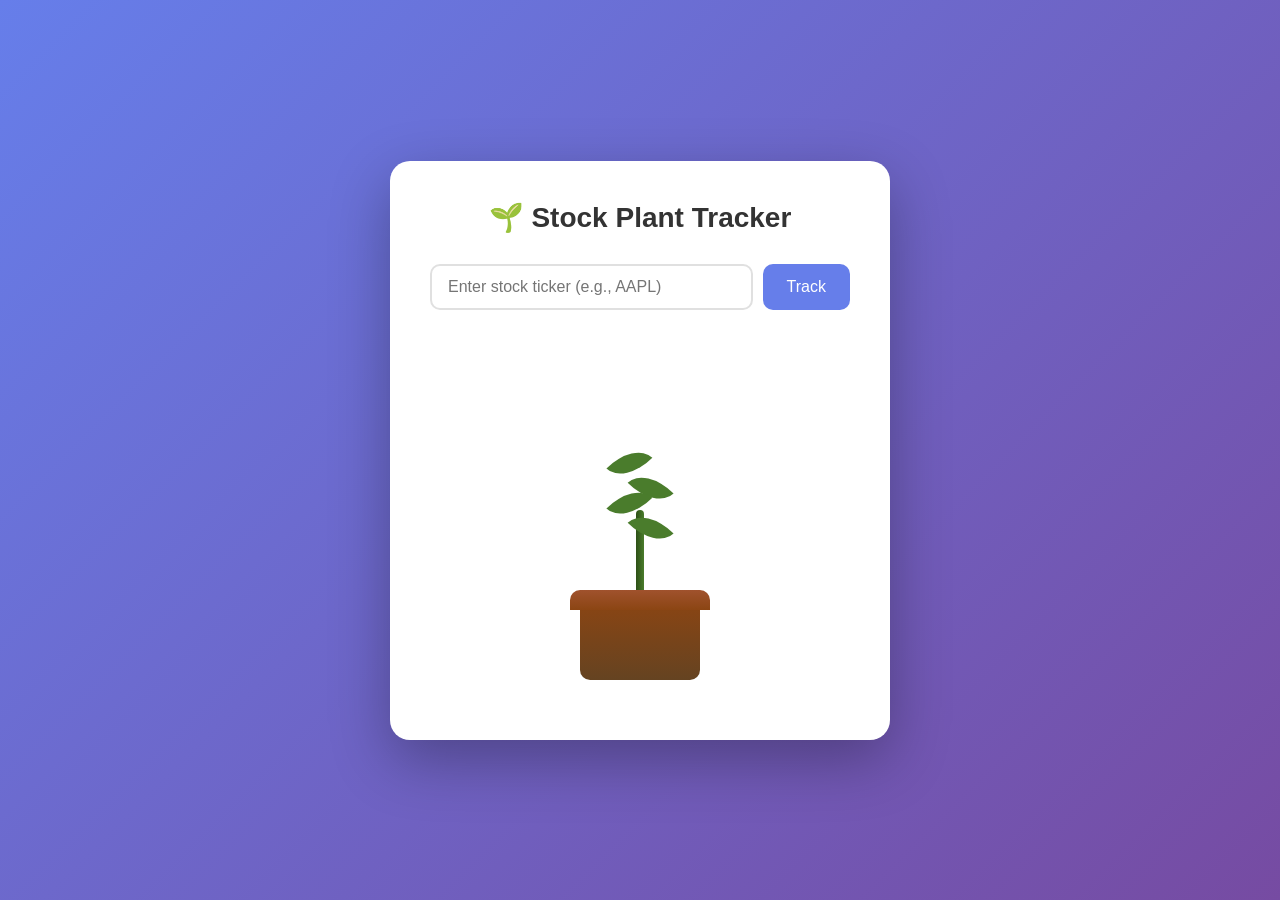
<file: plant_stock/index.html>
<!DOCTYPE html>
<html lang="en">
<head>
    <meta charset="UTF-8">
    <meta name="viewport" content="width=device-width, initial-scale=1.0">
    <title>Stock Plant Tracker</title>
    <style>
        * {
            margin: 0;
            padding: 0;
            box-sizing: border-box;
        }

        body {
            font-family: 'Segoe UI', Tahoma, Geneva, Verdana, sans-serif;
            background: linear-gradient(135deg, #667eea 0%, #764ba2 100%);
            min-height: 100vh;
            display: flex;
            justify-content: center;
            align-items: center;
            padding: 20px;
        }

        .container {
            background: white;
            border-radius: 20px;
            padding: 40px;
            box-shadow: 0 20px 60px rgba(0,0,0,0.3);
            max-width: 500px;
            width: 100%;
        }

        h1 {
            text-align: center;
            color: #333;
            margin-bottom: 30px;
            font-size: 28px;
        }

        .input-group {
            display: flex;
            gap: 10px;
            margin-bottom: 30px;
        }

        input {
            flex: 1;
            padding: 12px 16px;
            border: 2px solid #e0e0e0;
            border-radius: 10px;
            font-size: 16px;
            transition: border-color 0.3s;
        }

        input:focus {
            outline: none;
            border-color: #667eea;
        }

        button {
            padding: 12px 24px;
            background: #667eea;
            color: white;
            border: none;
            border-radius: 10px;
            font-size: 16px;
            cursor: pointer;
            transition: background 0.3s;
        }

        button:hover {
            background: #5568d3;
        }

        .status {
            text-align: center;
            margin-bottom: 20px;
            font-size: 14px;
            color: #666;
            min-height: 20px;
        }

        .plant-container {
            position: relative;
            height: 300px;
            display: flex;
            justify-content: center;
            align-items: flex-end;
            margin-bottom: 20px;
        }

        .pot {
            width: 120px;
            height: 80px;
            background: linear-gradient(to bottom, #8B4513, #654321);
            border-radius: 0 0 10px 10px;
            position: relative;
            z-index: 10;
        }

        .pot::before {
            content: '';
            position: absolute;
            top: -10px;
            left: -10px;
            right: -10px;
            height: 20px;
            background: linear-gradient(to bottom, #A0522D, #8B4513);
            border-radius: 10px 10px 0 0;
        }

        .plant {
            position: absolute;
            bottom: 80px;
            left: 50%;
            transform: translateX(-50%);
            transition: all 0.5s ease;
        }

        .stem {
            width: 8px;
            background: linear-gradient(to right, #2d5016, #4a7c2c);
            margin: 0 auto;
            border-radius: 4px;
            transition: height 0.5s ease;
        }

        .leaves {
            display: flex;
            flex-direction: column;
            align-items: center;
            gap: 10px;
        }

        .leaf {
            width: 40px;
            height: 25px;
            background: #4a7c2c;
            border-radius: 0 100% 0 100%;
            transition: all 0.5s ease;
            opacity: 1;
        }

        .leaf.left {
            transform: rotate(-45deg) translateX(-15px);
        }

        .leaf.right {
            transform: rotate(45deg) translateX(15px);
            border-radius: 100% 0 100% 0;
        }

        .leaf.wilted {
            background: #6b4423;
            opacity: 0.5;
            transform: rotate(-80deg) translateX(-20px) translateY(10px);
        }

        .leaf.right.wilted {
            transform: rotate(80deg) translateX(20px) translateY(10px);
        }

        .stats {
            text-align: center;
            padding: 20px;
            background: #f5f5f5;
            border-radius: 10px;
            margin-top: 20px;
        }

        .stat-row {
            display: flex;
            justify-content: space-between;
            margin: 10px 0;
            font-size: 14px;
        }

        .stat-label {
            color: #666;
        }

        .stat-value {
            font-weight: bold;
            color: #333;
        }

        .price-change {
            font-size: 18px;
            font-weight: bold;
        }

        .price-change.positive {
            color: #22c55e;
        }

        .price-change.negative {
            color: #ef4444;
        }
    </style>
</head>
<body>
    <div class="container">
        <h1>🌱 Stock Plant Tracker</h1>
        
        <div class="input-group">
            <input type="text" id="tickerInput" placeholder="Enter stock ticker (e.g., AAPL)" />
            <button onclick="startTracking()">Track</button>
        </div>

        <div class="status" id="status"></div>

        <div class="plant-container">
            <div class="plant" id="plant">
                <div class="leaves" id="leaves"></div>
                <div class="stem" id="stem" style="height: 50px;"></div>
            </div>
            <div class="pot"></div>
        </div>

        <div class="stats" id="stats" style="display: none;">
            <div class="stat-row">
                <span class="stat-label">Ticker:</span>
                <span class="stat-value" id="tickerDisplay"></span>
            </div>
            <div class="stat-row">
                <span class="stat-label">Current Price:</span>
                <span class="stat-value" id="currentPrice">--</span>
            </div>
            <div class="stat-row">
                <span class="stat-label">Change:</span>
                <span class="price-change" id="priceChange">--</span>
            </div>
            <div class="stat-row">
                <span class="stat-label">Plant Health:</span>
                <span class="stat-value" id="plantHealth">50</span>
            </div>
            <div class="stat-row">
                <span class="stat-label">Green Ticks:</span>
                <span class="stat-value" style="color: #22c55e;" id="greenCount">0</span>
            </div>
            <div class="stat-row">
                <span class="stat-label">Red Ticks:</span>
                <span class="stat-value" style="color: #ef4444;" id="redCount">0</span>
            </div>
        </div>
    </div>

    <script>
        let ticker = '';
        let previousPrice = null;
        let plantHealth = 50;
        let greenCount = 0;
        let redCount = 0;
        let updateInterval = null;

        function startTracking() {
            const input = document.getElementById('tickerInput').value.trim().toUpperCase();
            if (!input) {
                document.getElementById('status').textContent = 'Please enter a ticker symbol';
                return;
            }

            ticker = input;
            previousPrice = null;
            plantHealth = 50;
            greenCount = 0;
            redCount = 0;

            document.getElementById('tickerDisplay').textContent = ticker;
            document.getElementById('stats').style.display = 'block';
            document.getElementById('status').textContent = 'Fetching initial price...';

            if (updateInterval) {
                clearInterval(updateInterval);
            }

            updatePrice();
            updateInterval = setInterval(updatePrice, 60000); // Update every 60 seconds
        }

        async function updatePrice() {
            try {
                // Using Yahoo Finance query API - no key required!
                const url = `https://query1.finance.yahoo.com/v8/finance/chart/${ticker}?interval=1m&range=1d`;
                const response = await fetch(url);
                const data = await response.json();

                if (data.chart && data.chart.result && data.chart.result[0]) {
                    const result = data.chart.result[0];
                    const meta = result.meta;
                    const currentPrice = meta.regularMarketPrice;
                    const previousClose = meta.chartPreviousClose;
                    const change = currentPrice - previousClose;
                    const changePercent = ((change / previousClose) * 100).toFixed(2);

                    document.getElementById('currentPrice').textContent = `${currentPrice.toFixed(2)}`;
                    document.getElementById('priceChange').textContent = `${change >= 0 ? '+' : ''}${change.toFixed(2)} (${change >= 0 ? '+' : ''}${changePercent}%)`;
                    document.getElementById('priceChange').className = `price-change ${change >= 0 ? 'positive' : 'negative'}`;

                    if (previousPrice !== null) {
                        if (currentPrice > previousPrice) {
                            growPlant();
                            greenCount++;
                            document.getElementById('status').textContent = '📈 Stock went up! Plant growing...';
                        } else if (currentPrice < previousPrice) {
                            witherPlant();
                            redCount++;
                            document.getElementById('status').textContent = '📉 Stock went down! Plant withering...';
                        } else {
                            document.getElementById('status').textContent = '➡️ No change';
                        }
                        
                        document.getElementById('greenCount').textContent = greenCount;
                        document.getElementById('redCount').textContent = redCount;
                    } else {
                        document.getElementById('status').textContent = `Tracking ${ticker}. Updates every minute.`;
                    }

                    previousPrice = currentPrice;
                } else {
                    document.getElementById('status').textContent = 'Error: Invalid ticker symbol. Try again.';
                }
            } catch (error) {
                document.getElementById('status').textContent = 'Error fetching data. Check ticker or connection.';
                console.error(error);
            }
        }

        function growPlant() {
            plantHealth = Math.min(100, plantHealth + 5);
            updatePlantVisuals();
        }

        function witherPlant() {
            plantHealth = Math.max(0, plantHealth - 5);
            updatePlantVisuals();
        }

        function updatePlantVisuals() {
            const stemHeight = 30 + (plantHealth * 1.2);
            const leafCount = Math.floor(plantHealth / 20);
            
            document.getElementById('stem').style.height = stemHeight + 'px';
            document.getElementById('plantHealth').textContent = plantHealth;

            const leavesContainer = document.getElementById('leaves');
            leavesContainer.innerHTML = '';

            for (let i = 0; i < leafCount; i++) {
                const leftLeaf = document.createElement('div');
                leftLeaf.className = 'leaf left';
                if (plantHealth < 30) leftLeaf.classList.add('wilted');
                
                const rightLeaf = document.createElement('div');
                rightLeaf.className = 'leaf right';
                if (plantHealth < 30) rightLeaf.classList.add('wilted');

                const pair = document.createElement('div');
                pair.style.position = 'relative';
                pair.style.height = '30px';
                pair.appendChild(leftLeaf);
                pair.appendChild(rightLeaf);
                
                leavesContainer.appendChild(pair);
            }
        }

        // Initialize plant with default state
        updatePlantVisuals();
    </script>
</body>
</html>
</file>
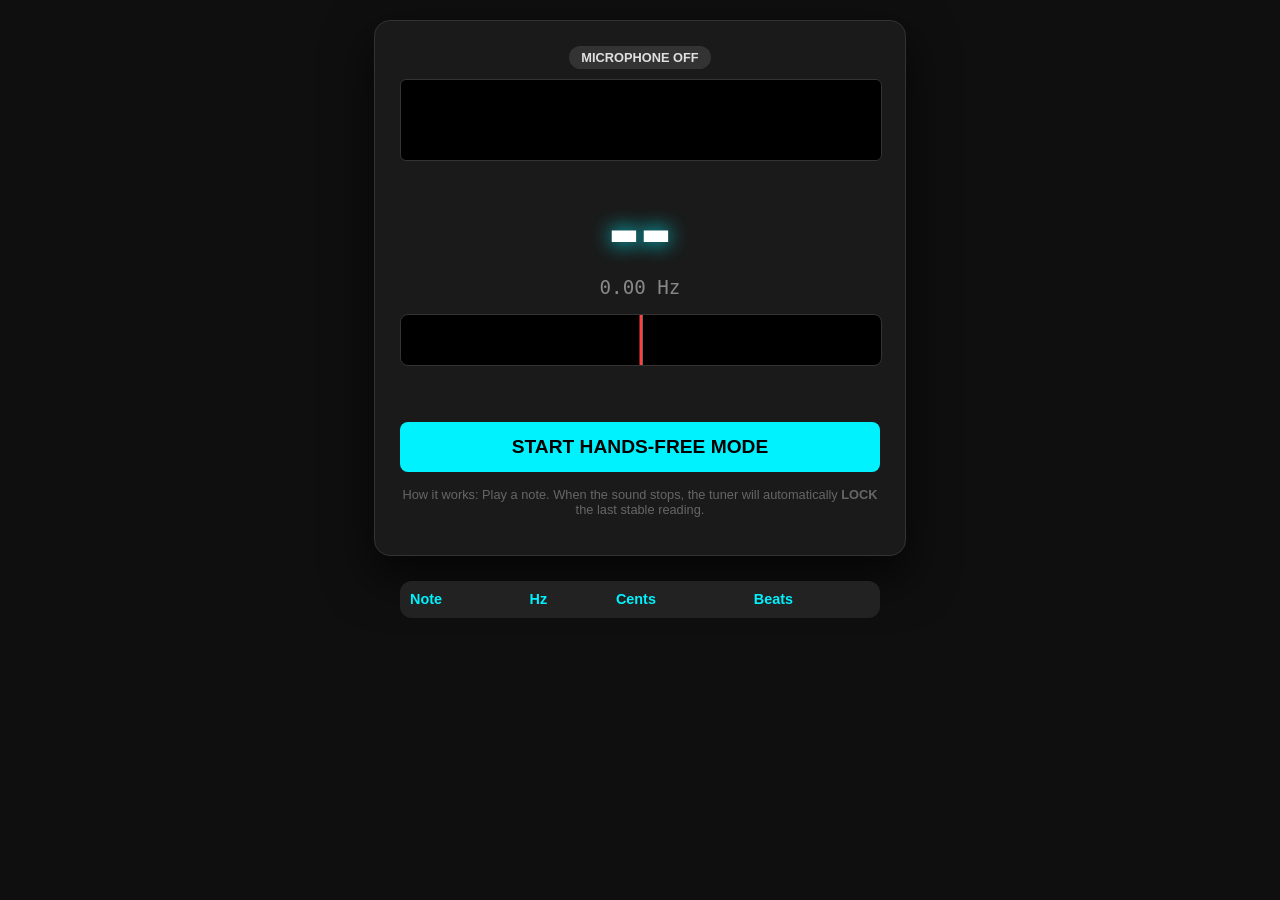
<file: tuner/index.html>
<!DOCTYPE html>
<html lang="en">
<head>
    <meta charset="UTF-8">
    <meta name="viewport" content="width=device-width, initial-scale=1.0">
    <title>Hands-Free Accordion Tuner</title>
    <style>
        :root { --accent: #00f2ff; --bg: #0f0f0f; --panel: #1a1a1a; --text: #e0e0e0; }
        body { font-family: 'Segoe UI', sans-serif; background: var(--bg); color: var(--text); margin: 0; padding: 20px; display: flex; flex-direction: column; align-items: center; }
        
        #tuner-ui { background: var(--panel); border-radius: 16px; padding: 25px; box-shadow: 0 20px 50px rgba(0,0,0,0.7); width: 100%; max-width: 480px; text-align: center; border: 1px solid #333; }
        
        .status-pill { display: inline-block; padding: 4px 12px; border-radius: 20px; font-size: 0.8rem; font-weight: bold; margin-bottom: 10px; background: #333; }
        .status-listening { background: #28a745; color: white; }
        .status-locked { background: #f39c12; color: white; }

        canvas { width: 100%; height: 80px; background: #000; border-radius: 6px; margin-bottom: 15px; border: 1px solid #333; }
        
        .note-display { font-size: 6rem; color: #fff; line-height: 1; margin: 0; text-shadow: 0 0 20px var(--accent); font-weight: bold; }
        .freq-display { font-size: 1.2rem; color: #888; font-family: monospace; margin-bottom: 10px; }

        .meter-box { width: 100%; height: 50px; background: #000; position: relative; border-radius: 8px; margin: 15px 0; border: 1px solid #333; overflow: hidden; }
        #needle { width: 3px; height: 100%; background: #ff3e3e; position: absolute; left: 50%; transform: translateX(-50%); transition: left 0.15s ease-out; z-index: 2; }
        .center-mark { position: absolute; left: 50%; width: 2px; height: 100%; background: var(--accent); opacity: 0.5; }

        button { padding: 14px 20px; border: none; border-radius: 8px; font-weight: bold; cursor: pointer; transition: 0.2s; width: 100%; margin-top: 10px; }
        .btn-main { background: var(--accent); color: #000; font-size: 1.2rem; }
        .btn-reset { background: #444; color: #fff; }
        
        #beat-info { margin-top: 15px; font-size: 1.3rem; font-weight: bold; color: var(--accent); min-height: 1.5em; }

        table { width: 100%; max-width: 480px; margin-top: 25px; border-collapse: collapse; background: var(--panel); border-radius: 12px; overflow: hidden; }
        th, td { padding: 10px; text-align: left; border-bottom: 1px solid #222; font-size: 0.9rem; }
        th { background: #222; color: var(--accent); }
    </style>
</head>
<body>

    <div id="tuner-ui">
        <div id="status" class="status-pill">MICROPHONE OFF</div>
        
        <canvas id="spectrum"></canvas>

        <div id="note" class="note-display">--</div>
        <div id="freq" class="freq-display">0.00 Hz</div>
        
        <div class="meter-box">
            <div class="center-mark"></div>
            <div id="needle"></div>
        </div>

        <div id="beat-info"></div>

        <button id="start-btn" class="btn-main">START HANDS-FREE MODE</button>
        <button id="reset-btn" class="btn-reset" style="display:none;">UNFREEZE / NEXT NOTE</button>
        
        <p style="font-size: 0.8rem; color: #666; margin-top: 15px;">
            How it works: Play a note. When the sound stops, the tuner will automatically <b>LOCK</b> the last stable reading.
        </p>
    </div>

    <table id="report-table">
        <thead>
            <tr><th>Note</th><th>Hz</th><th>Cents</th><th>Beats</th></tr>
        </thead>
        <tbody id="report-body"></tbody>
    </table>

    <script>
        let audioCtx, analyser, dataArray;
        let isLocked = false;
        let silenceTimer = null;
        let beatBuffer = [];
        let history = JSON.parse(localStorage.getItem('accordion_handsfree') || '[]');
        
        const canvas = document.getElementById('spectrum');
        const ctx = canvas.getContext('2d');
        const NOTES = ['C', 'C#', 'D', 'D#', 'E', 'F', 'F#', 'G', 'G#', 'A', 'A#', 'B'];
        let lastStableData = null;

        async function init() {
            audioCtx = new (window.AudioContext || window.webkitAudioContext)();
            const stream = await navigator.mediaDevices.getUserMedia({ 
                audio: { echoCancellation: false, noiseSuppression: false, autoGainControl: false } 
            });
            const source = audioCtx.createMediaStreamSource(stream);
            analyser = audioCtx.createAnalyser();
            analyser.fftSize = 16384; 
            source.connect(analyser);
            dataArray = new Float32Array(analyser.frequencyBinCount);
            
            document.getElementById('start-btn').style.display = 'none';
            document.getElementById('reset-btn').style.display = 'block';
            document.getElementById('status').innerText = "LISTENING...";
            document.getElementById('status').classList.add('status-listening');
            tick();
        }

        function interpolate(binIndex) {
            const y0 = dataArray[binIndex - 1], y1 = dataArray[binIndex], y2 = dataArray[binIndex + 1];
            const p = 0.5 * (y0 - y2) / (y0 - 2 * y1 + y2);
            return (binIndex + p) * (audioCtx.sampleRate / analyser.fftSize);
        }

        function tick() {
            if (!isLocked) {
                analyser.getFloatFrequencyData(dataArray);
                
                // Draw Spec
                ctx.fillStyle = '#000'; ctx.fillRect(0, 0, canvas.width, canvas.height);
                ctx.beginPath(); ctx.strokeStyle = '#00f2ff44';
                for(let i=0; i<canvas.width; i++) {
                    let val = dataArray[Math.floor(i * (dataArray.length/4)/canvas.width)];
                    ctx.lineTo(i, canvas.height - ((val + 100) / 100) * canvas.height);
                }
                ctx.stroke();

                let peaks = [];
                let maxDb = -Infinity;
                for (let i = 10; i < dataArray.length / 4; i++) {
                    if (dataArray[i] > dataArray[i-1] && dataArray[i] > dataArray[i+1]) {
                        if (dataArray[i] > -60) {
                            peaks.push({ freq: interpolate(i), db: dataArray[i] });
                            if (dataArray[i] > maxDb) maxDb = dataArray[i];
                        }
                    }
                }

                // SILENCE DETECTION: If volume drops, lock the last good reading
                if (maxDb < -65) {
                    if (!silenceTimer && lastStableData) {
                        silenceTimer = setTimeout(() => {
                            lockData();
                        }, 500); // Wait 0.5s of silence to lock
                    }
                } else {
                    clearTimeout(silenceTimer);
                    silenceTimer = null;
                    processPeaks(peaks);
                }
            }
            requestAnimationFrame(tick);
        }

        function processPeaks(peaks) {
            if (peaks.length === 0) return;
            peaks.sort((a,b) => b.db - a.db);
            let fundamental = peaks.slice(0, 5).sort((a,b) => a.freq - b.freq)[0];
            let neighbor = peaks.find(p => p !== fundamental && Math.abs(p.freq - fundamental.freq) < 30 && Math.abs(p.freq - fundamental.freq) > 0.5);

            const n = 12 * (Math.log2(fundamental.freq / 440)) + 69;
            const cents = Math.round((n - Math.round(n)) * 100);
            
            let beat = neighbor ? Math.abs(fundamental.freq - neighbor.freq) : 0;
            if (beat > 0) {
                beatBuffer.push(beat);
                if (beatBuffer.length > 15) beatBuffer.shift();
            }
            let avgBeat = beatBuffer.length > 5 ? (beatBuffer.reduce((a,b)=>a+b)/beatBuffer.length).toFixed(2) : "0.00";

            lastStableData = {
                note: NOTES[Math.round(n)%12] + (Math.floor(n/12-1)),
                freq: fundamental.freq.toFixed(2),
                cents: cents,
                beats: avgBeat
            };

            document.getElementById('note').innerText = lastStableData.note;
            document.getElementById('freq').innerText = lastStableData.freq + " Hz";
            document.getElementById('needle').style.left = (50 + cents) + "%";
            document.getElementById('beat-info').innerText = avgBeat > 0 ? "TREMOLO: " + avgBeat + " Hz" : "";
        }

        function lockData() {
            if (!lastStableData || isLocked) return;
            isLocked = true;
            document.getElementById('status').innerText = "LOCKED & SAVED";
            document.getElementById('status').className = "status-pill status-locked";
            
            history.push({...lastStableData, time: new Date().toLocaleTimeString()});
            localStorage.setItem('accordion_handsfree', JSON.stringify(history));
            updateTable();
        }

        function updateTable() {
            document.getElementById('report-body').innerHTML = history.slice().reverse().map(r => `
                <tr><td>${r.note}</td><td>${r.freq}</td><td>${r.cents > 0 ? '+'+r.cents : r.cents}</td><td>${r.beats > 0 ? r.beats : '-'}</td></tr>
            `).join('');
        }

        document.getElementById('reset-btn').onclick = () => {
            isLocked = false;
            lastStableData = null;
            beatBuffer = [];
            document.getElementById('status').innerText = "LISTENING...";
            document.getElementById('status').className = "status-pill status-listening";
        };

        document.getElementById('start-btn').onclick = init;
    </script>
</body>
</html>
</file>
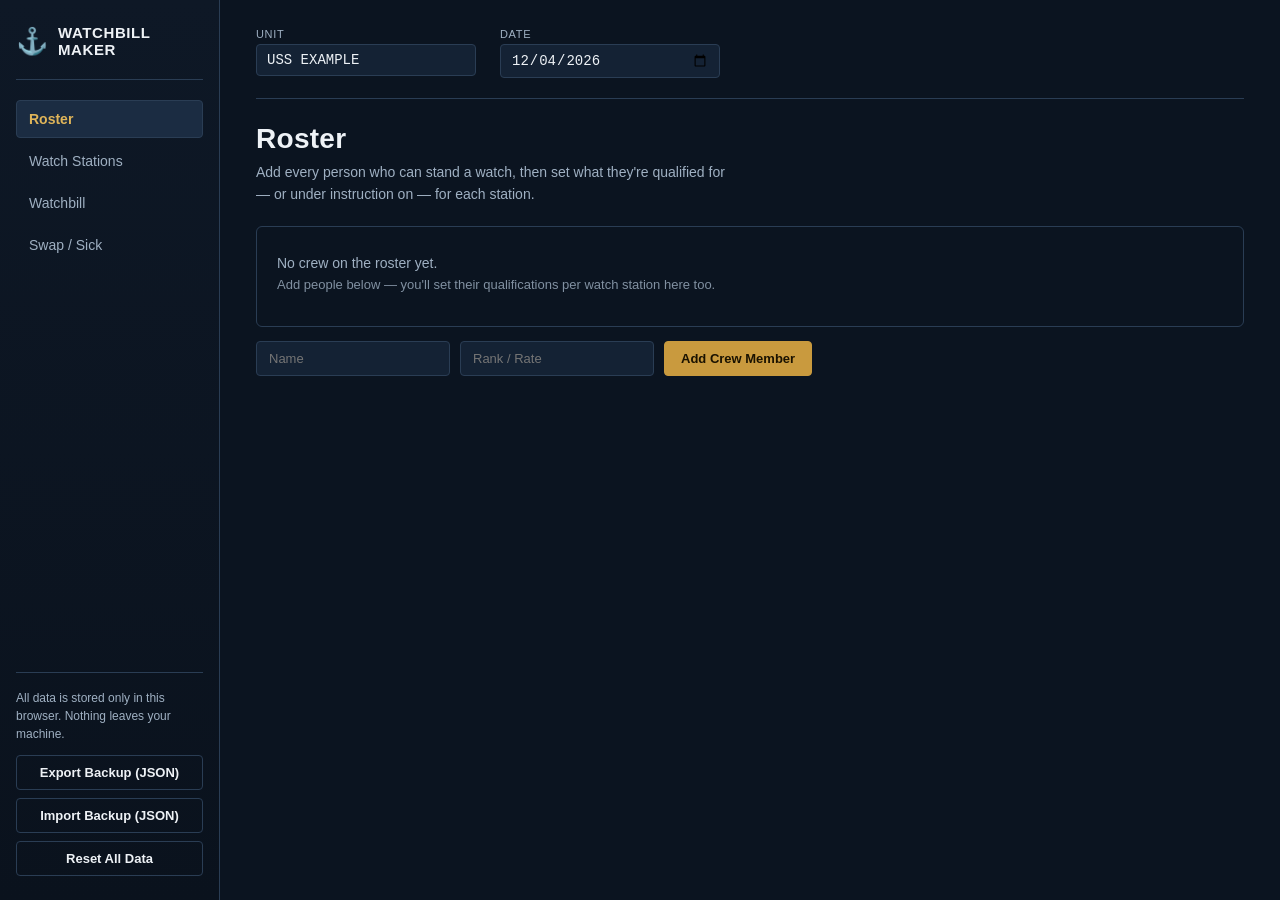
<file: watchbill/index.html>
<!DOCTYPE html>
<html lang="en">
<head>
<meta charset="UTF-8" />
<meta name="viewport" content="width=device-width, initial-scale=1.0" />
<title>Watchbill Maker</title>
<link rel="stylesheet" href="css/style.css" />
</head>
<body>
<div class="app">

  <aside class="sidebar">
    <div class="brand">
      <span class="brand-mark">⚓</span>
      <span class="brand-text">WATCHBILL<br/>MAKER</span>
    </div>
    <nav class="nav">
      <button class="nav-btn active" data-tab="roster">Roster</button>
      <button class="nav-btn" data-tab="stations">Watch Stations</button>
      <button class="nav-btn" data-tab="watchbill">Watchbill</button>
      <button class="nav-btn" data-tab="swap">Swap / Sick</button>
    </nav>
    <div class="sidebar-footer">
      <p class="sidebar-note">All data is stored only in this browser. Nothing leaves your machine.</p>
      <button class="btn btn--ghost btn--block" id="exportJsonBtn">Export Backup (JSON)</button>
      <button class="btn btn--ghost btn--block" id="importJsonBtn">Import Backup (JSON)</button>
      <input type="file" id="importJsonInput" accept="application/json,.json" hidden />
      <button class="btn btn--ghost btn--block" id="resetDataBtn">Reset All Data</button>
    </div>
  </aside>

  <main class="content">
    <header class="masthead no-print">
      <div class="masthead-field">
        <label for="unitName">Unit</label>
        <input id="unitName" type="text" />
      </div>
      <div class="masthead-field">
        <label for="billDate">Date</label>
        <input id="billDate" type="date" />
      </div>
    </header>

    <!-- ROSTER -->
    <section id="tab-roster" class="tab-panel active">
      <h1>Roster</h1>
      <p class="lede">Add every person who can stand a watch, then set what they're qualified for — or under instruction on — for each station.</p>

      <div id="rosterTableWrap" class="table-scroll"></div>

      <form id="addCrewForm" class="inline-form">
        <input id="newCrewName" type="text" placeholder="Name" required />
        <input id="newCrewRank" type="text" placeholder="Rank / Rate" />
        <button type="submit" class="btn btn--primary">Add Crew Member</button>
      </form>
    </section>

    <!-- STATIONS -->
    <section id="tab-stations" class="tab-panel">
      <h1>Watch Stations</h1>
      <p class="lede">Define the stations that need to be manned. Turn on "Allow UI seat" for stations where a trainee can stand watch alongside a qualified watchstander.</p>

      <div id="stationsTableWrap" class="table-scroll"></div>

      <form id="addStationForm" class="inline-form">
        <input id="newStationName" type="text" placeholder="Station name" required />
        <button type="submit" class="btn btn--primary">Add Station</button>
      </form>
    </section>

    <!-- WATCHBILL -->
    <section id="tab-watchbill" class="tab-panel">
      <h1 class="no-print">Watchbill</h1>

      <div class="panel no-print">
        <h2>Watch periods</h2>
        <div id="periodsWrap" class="table-scroll"></div>
        <form id="addPeriodForm" class="inline-form">
          <input id="newPeriodLabel" type="text" placeholder="Watch name" required />
          <input id="newPeriodStart" type="time" required />
          <input id="newPeriodEnd" type="time" required />
          <button type="submit" class="btn btn--primary">Add Watch Period</button>
        </form>
      </div>

      <div class="toolbar no-print">
        <button id="autoRotateAllBtn" class="btn btn--accent">Auto-Rotate (regenerate all)</button>
        <button id="autoRotateEmptyBtn" class="btn">Auto-Fill Empty Only</button>
        <button id="clearWatchbillBtn" class="btn btn--danger">Clear Watchbill</button>
        <span class="toolbar-spacer"></span>
        <button id="exportPdfBtn" class="btn btn--ghost">Save as PDF</button>
      </div>

      <div id="watchbillGridWrap" class="table-scroll"></div>
    </section>

    <!-- SWAP -->
    <section id="tab-swap" class="tab-panel">
      <h1>Swap / Sick</h1>
      <p class="lede">Mark someone sick, incapacitated, or on limited duty and the watchbill will try to backfill their watches with a qualified, available replacement.</p>

      <div class="panel">
        <div id="swapPersonSelect"></div>
        <div id="swapResult" class="swap-result"></div>
      </div>

      <div class="panel">
        <h2>Current gaps</h2>
        <div id="gapSummary"></div>
      </div>
    </section>

  </main>
</div>

<script src="js/data.js"></script>
<script src="js/rotator.js"></script>
<script src="js/roster.js"></script>
<script src="js/stations.js"></script>
<script src="js/watchbill.js"></script>
<script src="js/swap.js"></script>
<script src="js/export.js"></script>
<script src="js/app.js"></script>
</body>
</html>
</file>
<file: watchbill/css/style.css>
/* ============================================================
   Watchbill Maker — style.css
   Palette: bridge-at-night navy + brass fittings + paper watchbill
   ============================================================ */

:root {
  --ink: #0b1420;
  --panel: #142234;
  --panel-raised: #1b2c42;
  --line: #2a3d54;
  --paper: #f3efe4;
  --paper-line: #d8d0ba;
  --text-lo: #9fb0c2;
  --text-hi: #eef2f6;
  --brass: #c99a3e;
  --brass-hi: #e0b559;
  --qualified: #4e8b7b;
  --ui-gold: #c99a3e;
  --gap-red: #b0453b;
  --font-head: "Arial Narrow", "Helvetica Neue Condensed", Arial, sans-serif;
  --font-body: -apple-system, "Segoe UI", Roboto, Helvetica, Arial, sans-serif;
  --font-mono: ui-monospace, SFMono-Regular, "SF Mono", Menlo, Consolas, "Liberation Mono", monospace;
}

* { box-sizing: border-box; }

html, body {
  height: 100%;
  margin: 0;
  background: var(--ink);
  color: var(--text-hi);
  font-family: var(--font-body);
  -webkit-font-smoothing: antialiased;
}

.app {
  display: grid;
  grid-template-columns: 220px 1fr;
  min-height: 100vh;
}

/* ---------- Sidebar ---------- */

.sidebar {
  background: linear-gradient(180deg, #0e1826, #0a121d);
  border-right: 1px solid var(--line);
  display: flex;
  flex-direction: column;
  padding: 24px 16px;
}

.brand {
  display: flex;
  align-items: center;
  gap: 10px;
  padding-bottom: 20px;
  margin-bottom: 20px;
  border-bottom: 1px solid var(--line);
}

.brand-mark {
  font-size: 26px;
  color: var(--brass);
}

.brand-text {
  font-family: var(--font-head);
  font-weight: 700;
  font-size: 15px;
  letter-spacing: 0.04em;
  line-height: 1.15;
  color: var(--text-hi);
}

.nav {
  display: flex;
  flex-direction: column;
  gap: 4px;
}

.nav-btn {
  text-align: left;
  background: transparent;
  border: 1px solid transparent;
  color: var(--text-lo);
  font-family: var(--font-body);
  font-size: 14px;
  font-weight: 500;
  padding: 10px 12px;
  border-radius: 4px;
  cursor: pointer;
  transition: background 0.15s, color 0.15s;
}

.nav-btn:hover { color: var(--text-hi); background: var(--panel); }

.nav-btn.active {
  color: var(--brass-hi);
  background: var(--panel-raised);
  border-color: var(--line);
  font-weight: 600;
}

.sidebar-footer {
  margin-top: auto;
  padding-top: 16px;
  border-top: 1px solid var(--line);
}

.sidebar-note {
  font-size: 12px;
  color: var(--text-lo);
  line-height: 1.5;
  margin: 0 0 12px;
}

.sidebar-footer .btn--block {
  margin-bottom: 8px;
}
.sidebar-footer .btn--block:last-child {
  margin-bottom: 0;
}

/* ---------- Main content ---------- */

.content {
  padding: 28px 36px 60px;
  max-width: 1100px;
}

.masthead {
  display: flex;
  gap: 24px;
  padding-bottom: 20px;
  margin-bottom: 24px;
  border-bottom: 1px solid var(--line);
}

.masthead-field {
  display: flex;
  flex-direction: column;
  gap: 4px;
}

.masthead-field label {
  font-size: 11px;
  color: var(--text-lo);
  text-transform: uppercase;
  letter-spacing: 0.06em;
}

.masthead-field input {
  background: var(--panel);
  border: 1px solid var(--line);
  color: var(--text-hi);
  font-family: var(--font-mono);
  font-size: 14px;
  padding: 7px 10px;
  border-radius: 4px;
  min-width: 220px;
}

h1 {
  font-family: var(--font-head);
  font-weight: 700;
  font-size: 28px;
  letter-spacing: 0.01em;
  margin: 0 0 6px;
  color: var(--text-hi);
}

h2 {
  font-family: var(--font-head);
  font-weight: 700;
  font-size: 18px;
  margin: 0 0 12px;
  color: var(--text-hi);
}

.lede {
  color: var(--text-lo);
  font-size: 14px;
  max-width: 62ch;
  line-height: 1.6;
  margin: 0 0 20px;
}

.tab-panel { display: none; }
.tab-panel.active { display: block; }

.panel {
  background: var(--panel);
  border: 1px solid var(--line);
  border-radius: 6px;
  padding: 18px 20px;
  margin-bottom: 20px;
}

/* ---------- Tables (roster / stations / periods) ---------- */

.table-scroll {
  overflow-x: auto;
  border: 1px solid var(--line);
  border-radius: 6px;
  margin-bottom: 14px;
}

.data-table {
  width: 100%;
  border-collapse: collapse;
  font-size: 13px;
  background: var(--panel);
}

.data-table th {
  text-align: left;
  font-family: var(--font-body);
  font-weight: 600;
  font-size: 11px;
  text-transform: uppercase;
  letter-spacing: 0.05em;
  color: var(--text-lo);
  padding: 10px 12px;
  background: var(--panel-raised);
  border-bottom: 1px solid var(--line);
  white-space: nowrap;
}

.data-table td {
  padding: 6px 10px;
  border-bottom: 1px solid var(--line);
  vertical-align: middle;
}

.data-table tr:last-child td { border-bottom: none; }
.data-table.data-table--compact td, .data-table.data-table--compact th { padding: 6px 10px; }
.data-table td.center { text-align: center; }

.cell-input, .qual-select, .status-select {
  width: 100%;
  background: transparent;
  border: 1px solid transparent;
  color: var(--text-hi);
  font-family: var(--font-mono);
  font-size: 13px;
  padding: 6px 8px;
  border-radius: 4px;
}

.cell-input--narrow { max-width: 110px; }
.cell-input--time { max-width: 110px; }

.cell-input:hover, .qual-select:hover, .status-select:hover,
.cell-input:focus, .qual-select:focus, .status-select:focus {
  border-color: var(--line);
  background: var(--ink);
  outline: none;
}

.qual-select.Q { color: var(--qualified); font-weight: 600; }
.qual-select.UI { color: var(--ui-gold); font-weight: 600; }
.qual-select.EX { color: var(--text-lo); font-weight: 600; font-style: italic; }
.qual-select.none { color: var(--text-lo); }

.status-select.status-available { color: var(--qualified); }
.status-select.status-limited { color: var(--ui-gold); }
.status-select.status-sick { color: var(--gap-red); }

.icon-btn {
  background: transparent;
  border: 1px solid var(--line);
  color: var(--text-lo);
  border-radius: 4px;
  width: 26px;
  height: 26px;
  cursor: pointer;
  font-size: 13px;
  line-height: 1;
}
.icon-btn:hover { color: var(--text-hi); border-color: var(--brass); }
.icon-btn.danger:hover { color: var(--gap-red); border-color: var(--gap-red); }
.icon-btn:disabled { opacity: 0.3; cursor: not-allowed; }

.empty-state {
  padding: 28px 20px;
  color: var(--text-lo);
  font-size: 14px;
}
.empty-state p { margin: 0 0 6px; }
.empty-sub { font-size: 13px; opacity: 0.8; }

/* ---------- Inline add-forms ---------- */

.inline-form {
  display: flex;
  gap: 10px;
  flex-wrap: wrap;
  align-items: center;
}

.inline-form input {
  background: var(--panel);
  border: 1px solid var(--line);
  color: var(--text-hi);
  font-family: var(--font-body);
  font-size: 13px;
  padding: 9px 12px;
  border-radius: 4px;
}

/* ---------- Buttons ---------- */

.btn {
  font-family: var(--font-body);
  font-weight: 600;
  font-size: 13px;
  padding: 9px 16px;
  border-radius: 4px;
  border: 1px solid var(--line);
  background: var(--panel-raised);
  color: var(--text-hi);
  cursor: pointer;
  transition: filter 0.15s, transform 0.05s;
}
.btn:hover { filter: brightness(1.15); }
.btn:active { transform: translateY(1px); }

.btn--primary { background: var(--brass); border-color: var(--brass); color: #1a1200; }
.btn--accent { background: var(--qualified); border-color: var(--qualified); color: #06120e; }
.btn--warn { background: transparent; border-color: var(--ui-gold); color: var(--ui-gold); }
.btn--danger { background: transparent; border-color: var(--gap-red); color: var(--gap-red); }
.btn--ghost { background: transparent; }
.btn--block { width: 100%; }

.toolbar {
  display: flex;
  align-items: center;
  gap: 10px;
  margin: 4px 0 16px;
  flex-wrap: wrap;
}
.toolbar-spacer { flex: 1; }

/* ---------- Watchbill sheet (also the print output) ---------- */

.bill-sheet {
  background: var(--paper);
  color: #241d0f;
  border-radius: 6px;
  padding: 22px 24px 28px;
  overflow-x: auto;
}

.bill-sheet__head {
  display: flex;
  justify-content: space-between;
  align-items: flex-end;
  border-bottom: 2px solid #241d0f;
  padding-bottom: 10px;
  margin-bottom: 14px;
}

.bill-sheet__unit {
  font-family: var(--font-head);
  font-weight: 700;
  font-size: 20px;
  letter-spacing: 0.02em;
}

.bill-sheet__title {
  font-family: var(--font-body);
  font-size: 13px;
  color: #4a3f28;
}

.bill-sheet__date {
  font-family: var(--font-mono);
  font-size: 14px;
}

.watch-grid {
  width: 100%;
  border-collapse: collapse;
  font-size: 12.5px;
}

.watch-grid th, .watch-grid td {
  border: 1px solid var(--paper-line);
  padding: 8px 10px;
  vertical-align: top;
}

.watch-grid thead th {
  background: #e7e0cb;
  font-family: var(--font-body);
  font-weight: 600;
  text-align: left;
}

.watch-grid .corner { min-width: 150px; }

.watch-label { display: block; font-weight: 600; }
.watch-time { display: block; font-family: var(--font-mono); font-size: 11px; color: #6b5f42; }

.row-label {
  font-family: var(--font-body);
  font-weight: 600;
  background: #eae3cf;
  text-align: left;
  white-space: nowrap;
}
.row-sub { display: block; font-size: 11px; font-weight: 400; color: #6b5f42; }

.cell-select {
  width: 100%;
  font-family: var(--font-mono);
  font-size: 12.5px;
  border: 1px solid transparent;
  background: transparent;
  color: #241d0f;
  padding: 3px 2px;
  border-radius: 3px;
}
.cell-select:hover, .cell-select:focus { border-color: var(--paper-line); background: #fbf9f2; outline: none; }
.cell-select--ui { color: #7a5a12; font-size: 11.5px; margin-top: 2px; }

td.cell-gap { background: #f3dcd8; }

.legend {
  margin: 14px 2px 0;
  font-size: 12px;
  color: #4a3f28;
  display: flex;
  align-items: center;
  gap: 6px;
}
.legend-dot { width: 10px; height: 10px; border-radius: 2px; display: inline-block; }
.legend-dot--gap { background: #f3dcd8; border: 1px solid #d99; }

/* ---------- Swap tab ---------- */

.swap-actions { display: flex; gap: 10px; margin-top: 12px; flex-wrap: wrap; }
.swap-result { margin-top: 16px; font-size: 13px; }
.swap-result h3 { font-family: var(--font-body); font-size: 14px; margin: 0 0 8px; }
.swap-list { margin: 0 0 10px; padding-left: 18px; line-height: 1.7; }
.swap-list--gap li::marker { color: var(--gap-red); }

.tag {
  display: inline-block;
  font-size: 12px;
  font-weight: 600;
  padding: 4px 10px;
  border-radius: 100px;
}
.tag--gap { background: rgba(176, 69, 59, 0.18); color: #e08277; }
.tag--ok { background: rgba(78, 139, 123, 0.18); color: #7fc4b0; }

/* ---------- Print ---------- */

@media print {
  body.printing .no-print,
  body.printing .sidebar {
    display: none !important;
  }
  body.printing .app {
    display: block;
  }
  body.printing .content {
    padding: 0;
    max-width: none;
  }
  body.printing .tab-panel { display: none !important; }
  body.printing #tab-watchbill { display: block !important; }
  body.printing #tab-watchbill > *:not(#watchbillGridWrap) {
    display: none !important;
  }
  body.printing .bill-sheet {
    background: #fff;
    padding: 0;
  }
  body.printing .cell-select { border: none; background: transparent; }
  body.printing html, body.printing body { background: #fff; }
}

/* ---------- Responsive ---------- */

@media (max-width: 860px) {
  .app { grid-template-columns: 1fr; }
  .sidebar { flex-direction: row; align-items: center; padding: 12px 16px; }
  .brand { border: none; padding: 0; margin: 0; }
  .brand-text { display: none; }
  .nav { flex-direction: row; }
  .sidebar-footer { display: none; }
  .content { padding: 20px; }
}
</file>
